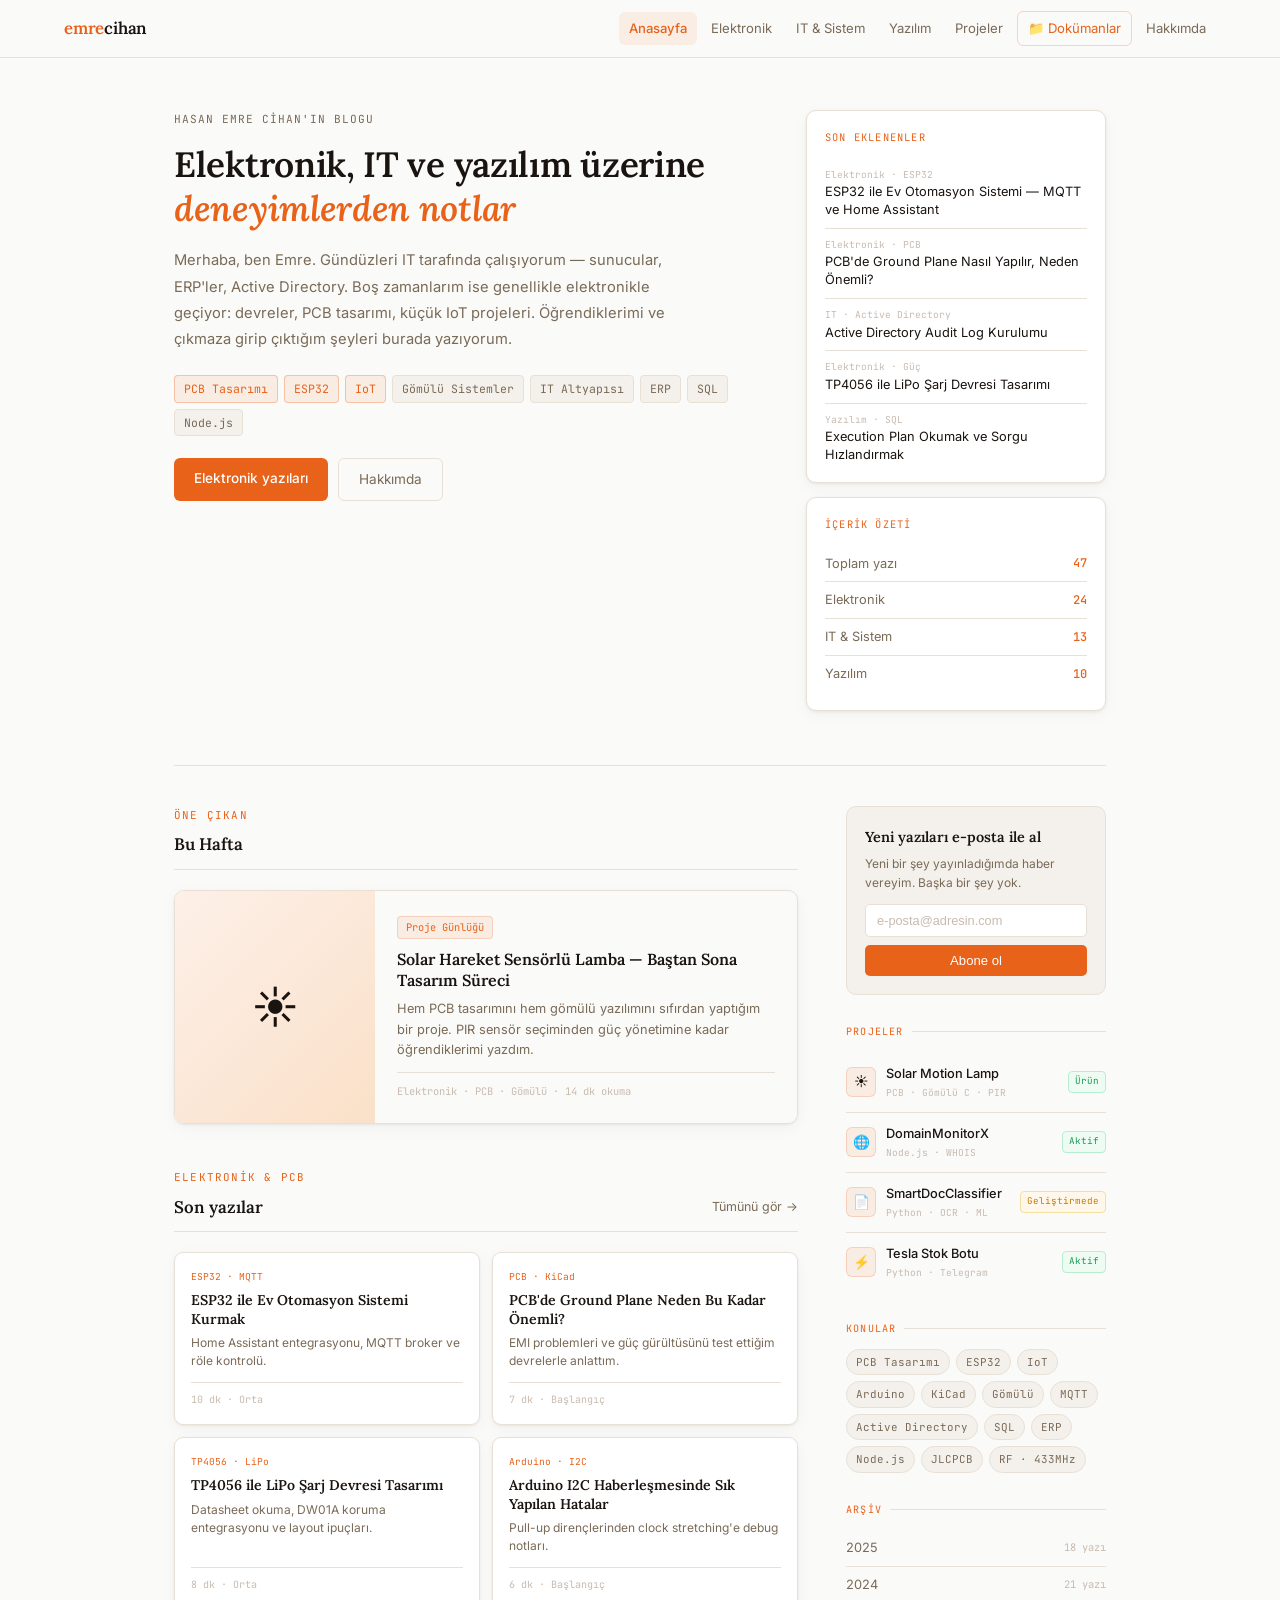
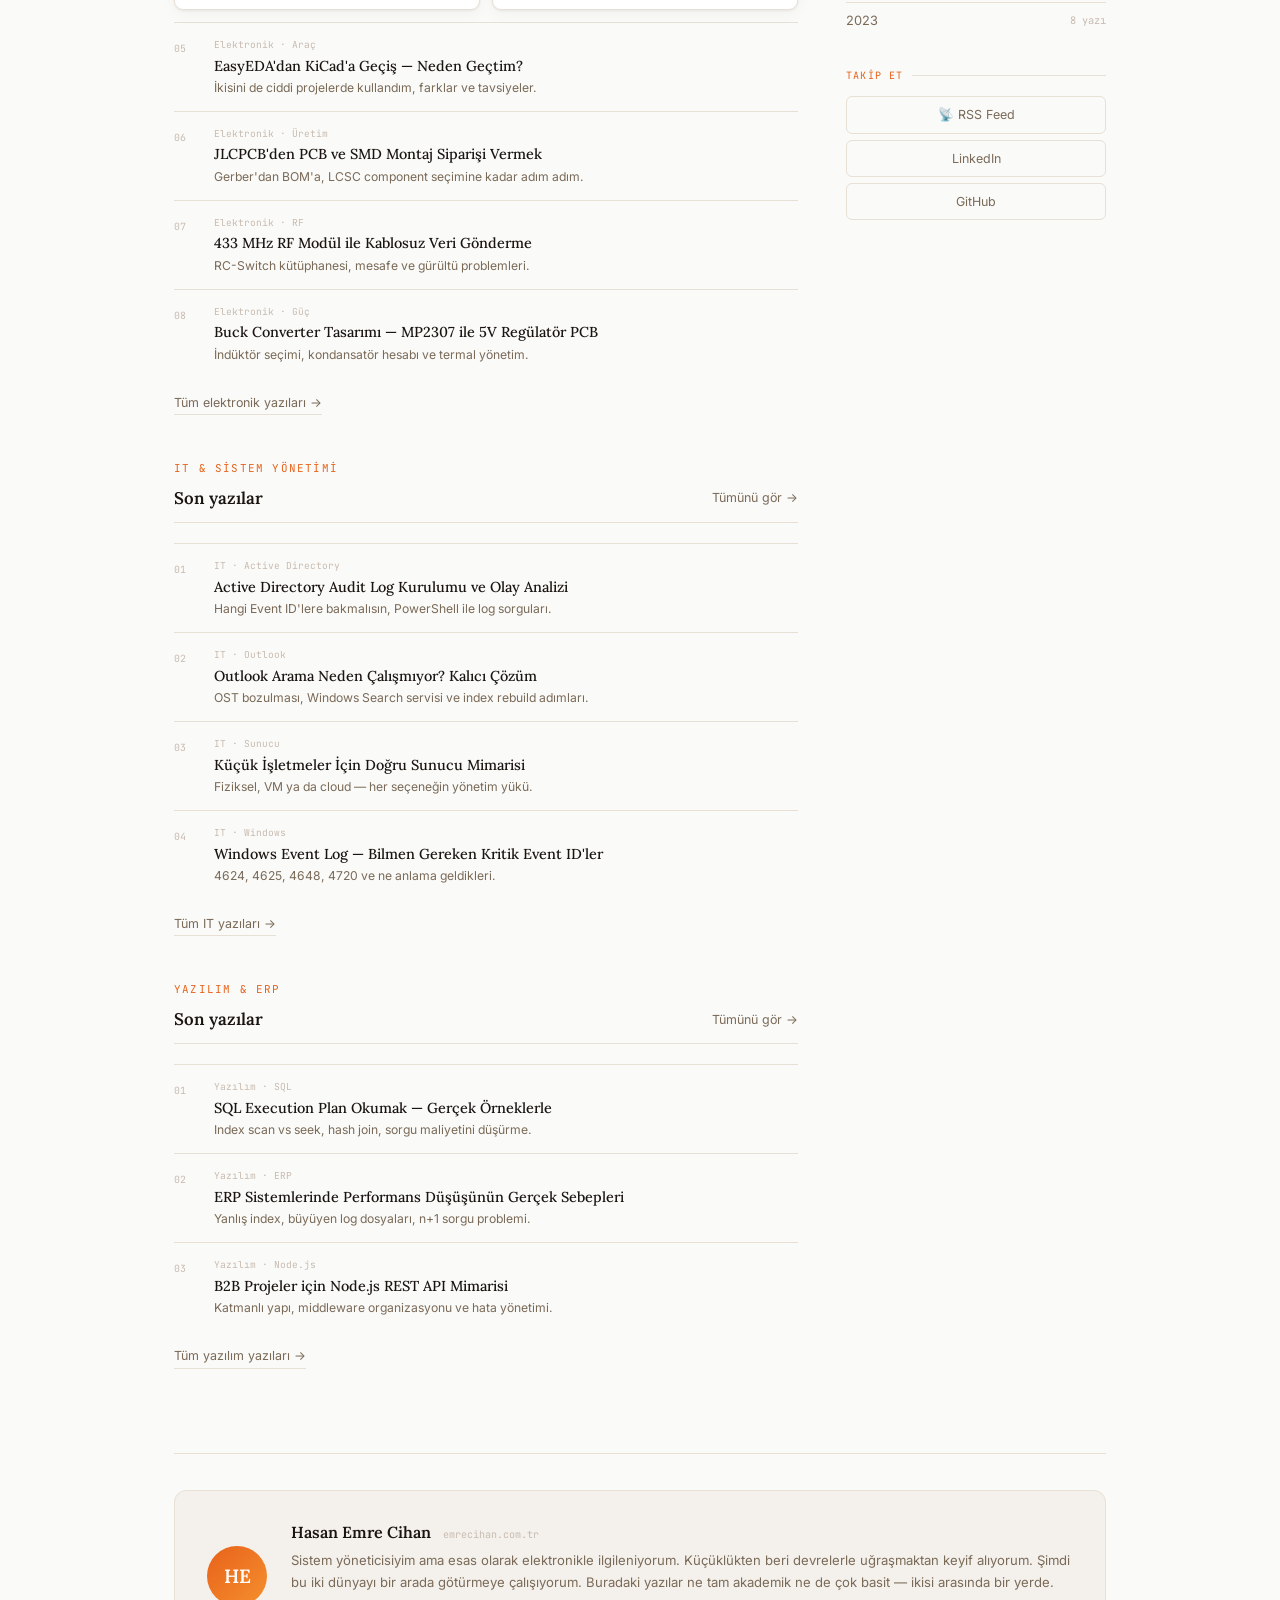
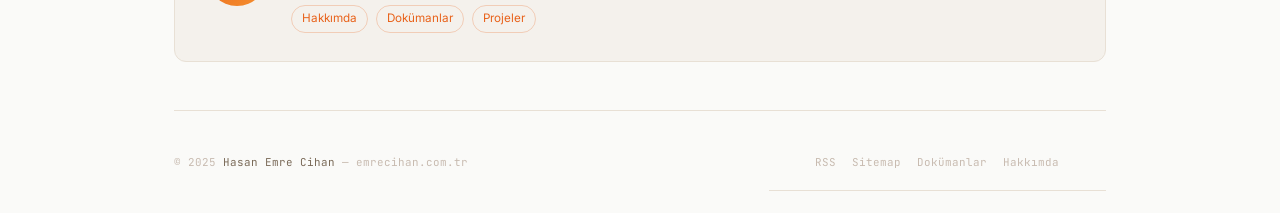
<file: index.html>
<!DOCTYPE html>
<html lang="tr">
<head>
  <meta charset="UTF-8"/>
  <meta name="viewport" content="width=device-width, initial-scale=1.0"/>
  <title>Hasan Emre Cihan – Elektronik, IT ve Yazılım Üzerine Notlar</title>
  <meta name="description" content="Hasan Emre Cihan'ın kişisel blogu. PCB tasarımı, gömülü sistemler, IoT, IT altyapısı ve ERP üzerine teknik yazılar."/>
  <meta name="keywords" content="Hasan Emre Cihan, Emre Cihan, emrecihan, PCB tasarımı, ESP32, IoT, gömülü sistemler, IT sistem yönetimi, Active Directory, ERP, SQL"/>
  <meta name="author" content="Hasan Emre Cihan"/>
  <meta name="robots" content="index, follow"/>
  <link rel="canonical" href="https://emrecihan.com.tr"/>
  <script type="application/ld+json">{"@context":"https://schema.org","@type":"Person","name":"Hasan Emre Cihan","alternateName":["Emre Cihan","emrecihan"],"url":"https://emrecihan.com.tr","jobTitle":"Elektronik & Yazılım Geliştiricisi","knowsAbout":["PCB Tasarımı","Gömülü Sistemler","IoT","Arduino","ESP32","IT Sistem Yönetimi","Active Directory","ERP","SQL","Node.js"],"sameAs":["https://linkedin.com/in/hasanemrecihan","https://github.com/hasanemrecihan"]}</script>
  <script type="application/ld+json">{"@context":"https://schema.org","@type":"Blog","name":"emrecihan.com.tr","url":"https://emrecihan.com.tr","inLanguage":"tr","author":{"@type":"Person","name":"Hasan Emre Cihan"}}</script>
  <link rel="preconnect" href="https://fonts.googleapis.com">
  <link href="https://fonts.googleapis.com/css2?family=Lora:ital,wght@0,400;0,500;0,600;1,400&family=JetBrains+Mono:wght@400;500&family=Inter:wght@400;500&display=swap" rel="stylesheet">
  <style>
    :root{--bg:#FAFAF8;--bg2:#F4F1EC;--surf:#FFF;--acc:#E8621A;--acc2:#F5902E;--dim:rgba(232,98,26,.09);--txt:#1A1410;--muted:#7A6A58;--faint:#C8BBB0;--bord:#E8E0D5;--card:#FFF;--sh:0 1px 3px rgba(0,0,0,.07),0 4px 16px rgba(0,0,0,.04)}
    *,*::before,*::after{box-sizing:border-box;margin:0;padding:0}
    html{scroll-behavior:smooth}
    body{background:var(--bg);color:var(--txt);font-family:'Inter',sans-serif;font-size:15px;line-height:1.7;overflow-x:hidden}

    /* NAV */
    nav{position:sticky;top:0;z-index:100;background:rgba(250,250,248,.95);backdrop-filter:blur(12px);border-bottom:1px solid var(--bord);display:flex;align-items:center;justify-content:space-between;padding:0 clamp(16px,5%,72px);height:58px}
    .nav-brand{font-family:'Lora',serif;font-weight:600;font-size:1.05rem;color:var(--txt);text-decoration:none;letter-spacing:-.2px}
    .nav-brand span{color:var(--acc)}
    .nav-links{display:flex;align-items:center;gap:4px}
    .nav-links a{color:var(--muted);text-decoration:none;font-size:.82rem;font-family:'Inter',sans-serif;padding:5px 10px;border-radius:6px;transition:all .18s}
    .nav-links a:hover{color:var(--txt);background:var(--bg2)}
    .nav-links a.active{color:var(--acc);background:var(--dim);font-weight:500}
    .nav-links .nav-docs{color:var(--acc);border:1px solid rgba(232,98,26,.25)}
    .nav-links .nav-docs:hover{background:var(--dim)}
    .nav-mobile{display:none;background:none;border:none;cursor:pointer;padding:6px;font-size:1.1rem;color:var(--muted)}
    @media(max-width:640px){.nav-links{display:none}.nav-mobile{display:block}}

    /* LAYOUT */
    .wrap{max-width:1060px;margin:0 auto;padding:0 clamp(16px,5%,72px)}

    /* HERO */
    .hero{padding:52px 0 40px;border-bottom:1px solid var(--bord)}
    .hero-inner{display:grid;grid-template-columns:1fr 300px;gap:48px;align-items:start}
    @media(max-width:820px){.hero-inner{grid-template-columns:1fr}}
    .hero-label{font-family:'JetBrains Mono',monospace;font-size:.7rem;color:var(--muted);letter-spacing:1px;text-transform:uppercase;margin-bottom:14px}
    .hero h1{font-family:'Lora',serif;font-weight:600;font-size:clamp(1.6rem,3vw,2.2rem);line-height:1.25;letter-spacing:-.3px;color:var(--txt);margin-bottom:16px}
    .hero h1 em{font-style:italic;color:var(--acc)}
    .hero-bio{font-size:.92rem;color:var(--muted);line-height:1.8;margin-bottom:22px;max-width:500px}
    .hero-tags{display:flex;flex-wrap:wrap;gap:6px;margin-bottom:22px}
    .htag{font-size:.72rem;font-family:'JetBrains Mono',monospace;padding:3px 9px;border-radius:4px;border:1px solid var(--bord);color:var(--muted);background:var(--bg2)}
    .htag.hi{border-color:rgba(232,98,26,.3);color:var(--acc);background:var(--dim)}
    .hero-btns{display:flex;gap:10px;flex-wrap:wrap}
    .btn-primary{background:var(--acc);color:#fff;padding:9px 20px;border-radius:6px;text-decoration:none;font-size:.85rem;font-weight:500;transition:all .18s}
    .btn-primary:hover{background:var(--acc2);box-shadow:0 4px 14px rgba(232,98,26,.3)}
    .btn-ghost{border:1px solid var(--bord);color:var(--muted);padding:9px 20px;border-radius:6px;text-decoration:none;font-size:.85rem;transition:all .18s}
    .btn-ghost:hover{border-color:var(--acc);color:var(--acc)}

    /* HERO ASIDE */
    .hero-aside{}
    .aside-box{background:var(--card);border:1px solid var(--bord);border-radius:10px;padding:18px;box-shadow:var(--sh);margin-bottom:14px}
    .aside-title{font-family:'JetBrains Mono',monospace;font-size:.65rem;color:var(--acc);text-transform:uppercase;letter-spacing:1.2px;margin-bottom:12px}
    .aside-post{display:block;padding:9px 0;border-bottom:1px solid var(--bord);text-decoration:none;color:var(--txt);font-size:.8rem;line-height:1.4;transition:color .15s}
    .aside-post:last-child{border-bottom:none;padding-bottom:0}
    .aside-post:hover{color:var(--acc)}
    .aside-post-cat{display:block;font-family:'JetBrains Mono',monospace;font-size:.6rem;color:var(--faint);margin-bottom:2px}
    .aside-stat{display:flex;justify-content:space-between;align-items:center;padding:7px 0;border-bottom:1px solid var(--bord);font-size:.8rem;color:var(--muted)}
    .aside-stat:last-child{border-bottom:none}
    .aside-stat strong{font-family:'JetBrains Mono',monospace;font-size:.75rem;color:var(--acc);font-weight:500}

    /* MAIN GRID */
    .main-grid{display:grid;grid-template-columns:1fr 260px;gap:48px;padding:40px 0}
    @media(max-width:820px){.main-grid{grid-template-columns:1fr}.sidebar{display:none}}

    /* SECTION */
    .sec-label{font-family:'JetBrains Mono',monospace;font-size:.68rem;color:var(--acc);text-transform:uppercase;letter-spacing:1.2px;margin-bottom:6px}
    .sec-head{display:flex;align-items:center;justify-content:space-between;padding-bottom:10px;border-bottom:1px solid var(--bord);margin-bottom:20px}
    .sec-head h2{font-family:'Lora',serif;font-weight:600;font-size:1.05rem;color:var(--txt)}
    .sec-head a{font-size:.78rem;color:var(--muted);text-decoration:none;transition:color .15s}
    .sec-head a:hover{color:var(--acc)}
    .cat-block{margin-bottom:44px}

    /* FEATURED */
    .featured{display:grid;grid-template-columns:200px 1fr;gap:0;border:1px solid var(--bord);border-radius:10px;overflow:hidden;text-decoration:none;color:var(--txt);margin-bottom:28px;box-shadow:var(--sh);transition:all .2s}
    .featured:hover{border-color:rgba(232,98,26,.35);box-shadow:0 4px 20px rgba(0,0,0,.1)}
    .feat-thumb{background:linear-gradient(135deg,#FDF0E8,#FAE0C8);display:flex;align-items:center;justify-content:center;font-size:2.8rem}
    .feat-body{padding:22px}
    .feat-badge{display:inline-block;font-size:.65rem;font-family:'JetBrains Mono',monospace;color:var(--acc);background:var(--dim);border:1px solid rgba(232,98,26,.2);padding:2px 8px;border-radius:4px;margin-bottom:10px}
    .feat-body h3{font-family:'Lora',serif;font-weight:600;font-size:1rem;line-height:1.3;margin-bottom:8px}
    .feat-body p{font-size:.8rem;color:var(--muted);line-height:1.6}
    .feat-meta{font-family:'JetBrains Mono',monospace;font-size:.65rem;color:var(--faint);margin-top:12px;padding-top:10px;border-top:1px solid var(--bord)}
    @media(max-width:600px){.featured{grid-template-columns:1fr}.feat-thumb{min-height:120px}}

    /* CARD GRID */
    .card-grid{display:grid;grid-template-columns:1fr 1fr;gap:12px;margin-bottom:12px}
    @media(max-width:600px){.card-grid{grid-template-columns:1fr}}
    .card{background:var(--card);border:1px solid var(--bord);border-radius:9px;padding:16px;text-decoration:none;color:var(--txt);box-shadow:var(--sh);transition:all .18s;display:flex;flex-direction:column;gap:6px}
    .card:hover{border-color:rgba(232,98,26,.3);box-shadow:0 4px 18px rgba(0,0,0,.09);transform:translateY(-1px)}
    .card-tag{font-family:'JetBrains Mono',monospace;font-size:.6rem;color:var(--acc)}
    .card-title{font-family:'Lora',serif;font-weight:600;font-size:.88rem;line-height:1.3}
    .card-desc{font-size:.75rem;color:var(--muted);line-height:1.5;flex:1}
    .card-read{font-family:'JetBrains Mono',monospace;font-size:.63rem;color:var(--faint);margin-top:6px;padding-top:8px;border-top:1px solid var(--bord)}

    /* POST LIST */
    .post-list{border-top:1px solid var(--bord)}
    .post-row{display:grid;grid-template-columns:28px 1fr 16px;gap:12px;align-items:start;padding:14px 0;border-bottom:1px solid var(--bord);text-decoration:none;color:var(--txt);transition:all .15s}
    .post-row:last-child{border-bottom:none}
    .post-row:hover .pr-title{color:var(--acc)}
    .post-row:hover .pr-arr{opacity:1;transform:translateX(0)}
    .pr-n{font-family:'JetBrains Mono',monospace;font-size:.62rem;color:var(--faint);padding-top:4px}
    .pr-cat{font-family:'JetBrains Mono',monospace;font-size:.6rem;color:var(--faint);margin-bottom:3px}
    .pr-title{font-family:'Lora',serif;font-weight:500;font-size:.9rem;line-height:1.35;margin-bottom:3px;transition:color .15s}
    .pr-excerpt{font-size:.76rem;color:var(--muted);line-height:1.5}
    .pr-arr{font-size:.75rem;color:var(--acc);opacity:0;transform:translateX(-4px);transition:all .15s;padding-top:4px}

    /* MORE LINK */
    .more-link{display:inline-block;margin-top:14px;font-size:.78rem;color:var(--muted);text-decoration:none;border-bottom:1px solid var(--bord);padding-bottom:1px;transition:all .15s}
    .more-link:hover{color:var(--acc);border-color:var(--acc)}

    /* SIDEBAR */
    .sidebar{}
    .sb-section{margin-bottom:28px}
    .sb-title{font-family:'JetBrains Mono',monospace;font-size:.63rem;color:var(--acc);text-transform:uppercase;letter-spacing:1.2px;margin-bottom:12px;display:flex;align-items:center;gap:8px}
    .sb-title::after{content:'';flex:1;height:1px;background:var(--bord)}

    /* Newsletter */
    .nl-box{background:var(--bg2);border:1px solid var(--bord);border-radius:10px;padding:18px}
    .nl-box h3{font-family:'Lora',serif;font-weight:600;font-size:.9rem;margin-bottom:6px}
    .nl-box p{font-size:.75rem;color:var(--muted);line-height:1.55;margin-bottom:12px}
    .nl-box input{width:100%;background:#fff;border:1px solid var(--bord);border-radius:5px;padding:8px 11px;font-size:.8rem;color:var(--txt);outline:none;margin-bottom:8px;transition:border .15s}
    .nl-box input:focus{border-color:var(--acc)}
    .nl-box input::placeholder{color:var(--faint)}
    .nl-box button{width:100%;background:var(--acc);color:#fff;border:none;padding:8px;border-radius:5px;font-size:.82rem;font-weight:500;cursor:pointer;transition:background .15s}
    .nl-box button:hover{background:var(--acc2)}

    /* Tags */
    .tag-cloud{display:flex;flex-wrap:wrap;gap:6px}
    .tag{font-size:.68rem;font-family:'JetBrains Mono',monospace;padding:3px 9px;border-radius:100px;border:1px solid var(--bord);color:var(--muted);text-decoration:none;background:var(--bg2);transition:all .15s}
    .tag:hover{border-color:var(--acc);color:var(--acc);background:var(--dim)}

    /* Projects */
    .proj-item{display:flex;align-items:center;gap:10px;padding:10px 0;border-bottom:1px solid var(--bord);text-decoration:none;color:var(--txt);transition:color .15s}
    .proj-item:last-child{border-bottom:none}
    .proj-item:hover{color:var(--acc)}
    .proj-icon{width:30px;height:30px;border-radius:6px;background:var(--dim);border:1px solid rgba(232,98,26,.2);display:flex;align-items:center;justify-content:center;font-size:.85rem;flex-shrink:0}
    .proj-name{font-size:.8rem;font-weight:500;margin-bottom:1px}
    .proj-tech{font-family:'JetBrains Mono',monospace;font-size:.6rem;color:var(--faint)}
    .proj-status{margin-left:auto;font-family:'JetBrains Mono',monospace;font-size:.58rem;padding:2px 6px;border-radius:4px;flex-shrink:0}
    .s-live{background:#EDFBF3;color:#1A9C52;border:1px solid #B8EDD1}
    .s-wip{background:#FFF8EA;color:#C47A00;border:1px solid #F5DFA0}

    /* Archive */
    .arch-row{display:flex;justify-content:space-between;align-items:center;padding:7px 0;border-bottom:1px solid var(--bord);font-size:.8rem}
    .arch-row:last-child{border-bottom:none}
    .arch-row a{color:var(--muted);text-decoration:none;transition:color .15s}
    .arch-row a:hover{color:var(--acc)}
    .arch-n{font-family:'JetBrains Mono',monospace;font-size:.65rem;color:var(--faint)}

    /* ABOUT */
    .about-strip{border-top:1px solid var(--bord);padding:36px 0 48px}
    .about-inner{background:var(--bg2);border:1px solid var(--bord);border-radius:12px;padding:28px 32px;display:grid;grid-template-columns:auto 1fr;gap:24px;align-items:center}
    @media(max-width:600px){.about-inner{grid-template-columns:1fr;text-align:center}}
    .about-av{width:60px;height:60px;border-radius:50%;background:linear-gradient(135deg,var(--acc),var(--acc2));display:flex;align-items:center;justify-content:center;font-family:'Lora',serif;font-weight:600;font-size:1.2rem;color:#fff;flex-shrink:0}
    .about-text h2{font-family:'Lora',serif;font-weight:600;font-size:1rem;margin-bottom:3px}
    .about-text h2 small{font-family:'JetBrains Mono',monospace;font-size:.63rem;color:var(--faint);font-weight:400;margin-left:8px}
    .about-text p{font-size:.82rem;color:var(--muted);line-height:1.7;margin-bottom:12px}
    .about-links{display:flex;gap:8px;flex-wrap:wrap}
    .about-link{font-size:.73rem;color:var(--acc);text-decoration:none;border:1px solid rgba(232,98,26,.25);padding:3px 10px;border-radius:100px;transition:all .15s}
    .about-link:hover{background:var(--dim)}

    /* FOOTER */
    footer{border-top:1px solid var(--bord);padding:22px 0;display:flex;align-items:center;justify-content:space-between;flex-wrap:wrap;gap:10px}
    footer p{font-family:'JetBrains Mono',monospace;font-size:.68rem;color:var(--faint)}
    footer p a{color:var(--muted);text-decoration:none}
    footer p a:hover{color:var(--acc)}
    .foot-links{display:flex;gap:16px}
    .foot-links a{font-family:'JetBrains Mono',monospace;font-size:.68rem;color:var(--faint);text-decoration:none;transition:color .15s}
    .foot-links a:hover{color:var(--acc)}

    @keyframes fadeUp{from{opacity:0;transform:translateY(12px)}to{opacity:1;transform:translateY(0)}}
    .f1{animation:fadeUp .5s .05s ease both}
    .f2{animation:fadeUp .5s .12s ease both}
    .f3{animation:fadeUp .5s .2s ease both}
  </style>
</head>
<body>

<!-- NAV -->
<nav role="navigation" aria-label="Ana menü">
  <a href="index.html" class="nav-brand"><span>emre</span>cihan</a>
  <div class="nav-links">
    <a href="index.html" class="active">Anasayfa</a>
    <a href="elektronik.html">Elektronik</a>
    <a href="it-sistem.html">IT & Sistem</a>
    <a href="yazilim.html">Yazılım</a>
    <a href="projeler.html">Projeler</a>
    <a href="dokumanlar.html" class="nav-docs">📁 Dokümanlar</a>
    <a href="hakkimda.html">Hakkımda</a>
  </div>
  <button class="nav-mobile" onclick="toggleMenu()" aria-label="Menü">☰</button>
</nav>

<div class="wrap">

  <!-- HERO -->
  <header class="hero" role="banner">
    <div class="hero-inner">
      <div>
        <div class="hero-label f1">Hasan Emre Cihan'ın blogu</div>
        <h1 class="f2">Elektronik, IT ve yazılım üzerine<br><em>deneyimlerden notlar</em></h1>
        <p class="hero-bio f2">Merhaba, ben Emre. Gündüzleri IT tarafında çalışıyorum — sunucular, ERP'ler, Active Directory. Boş zamanlarım ise genellikle elektronikle geçiyor: devreler, PCB tasarımı, küçük IoT projeleri. Öğrendiklerimi ve çıkmaza girip çıktığım şeyleri burada yazıyorum.</p>
        <div class="hero-tags f3">
          <span class="htag hi">PCB Tasarımı</span>
          <span class="htag hi">ESP32</span>
          <span class="htag hi">IoT</span>
          <span class="htag">Gömülü Sistemler</span>
          <span class="htag">IT Altyapısı</span>
          <span class="htag">ERP</span>
          <span class="htag">SQL</span>
          <span class="htag">Node.js</span>
        </div>
        <div class="hero-btns f3">
          <a href="elektronik.html" class="btn-primary">Elektronik yazıları</a>
          <a href="hakkimda.html" class="btn-ghost">Hakkımda</a>
        </div>
      </div>
      <aside aria-label="Son yazılar">
        <div class="aside-box">
          <div class="aside-title">Son eklenenler</div>
          <a href="#" class="aside-post"><span class="aside-post-cat">Elektronik · ESP32</span>ESP32 ile Ev Otomasyon Sistemi — MQTT ve Home Assistant</a>
          <a href="#" class="aside-post"><span class="aside-post-cat">Elektronik · PCB</span>PCB'de Ground Plane Nasıl Yapılır, Neden Önemli?</a>
          <a href="#" class="aside-post"><span class="aside-post-cat">IT · Active Directory</span>Active Directory Audit Log Kurulumu</a>
          <a href="#" class="aside-post"><span class="aside-post-cat">Elektronik · Güç</span>TP4056 ile LiPo Şarj Devresi Tasarımı</a>
          <a href="#" class="aside-post"><span class="aside-post-cat">Yazılım · SQL</span>Execution Plan Okumak ve Sorgu Hızlandırmak</a>
        </div>
        <div class="aside-box">
          <div class="aside-title">İçerik özeti</div>
          <div class="aside-stat"><span>Toplam yazı</span><strong>47</strong></div>
          <div class="aside-stat"><span>Elektronik</span><strong>24</strong></div>
          <div class="aside-stat"><span>IT & Sistem</span><strong>13</strong></div>
          <div class="aside-stat"><span>Yazılım</span><strong>10</strong></div>
        </div>
      </aside>
    </div>
  </header>

  <!-- MAIN -->
  <div class="main-grid">
    <main role="main">

      <!-- ÖNE ÇIKAN -->
      <div class="cat-block">
        <div class="sec-label">Öne çıkan</div>
        <div class="sec-head"><h2>Bu Hafta</h2></div>
        <a href="#" class="featured">
          <div class="feat-thumb">☀️</div>
          <div class="feat-body">
            <span class="feat-badge">Proje Günlüğü</span>
            <h3>Solar Hareket Sensörlü Lamba — Baştan Sona Tasarım Süreci</h3>
            <p>Hem PCB tasarımını hem gömülü yazılımını sıfırdan yaptığım bir proje. PIR sensör seçiminden güç yönetimine kadar öğrendiklerimi yazdım.</p>
            <div class="feat-meta">Elektronik · PCB · Gömülü · 14 dk okuma</div>
          </div>
        </a>
      </div>

      <!-- ELEKTRONİK -->
      <div class="cat-block">
        <div class="sec-label">Elektronik & PCB</div>
        <div class="sec-head"><h2>Son yazılar</h2><a href="elektronik.html">Tümünü gör →</a></div>
        <div class="card-grid">
          <a href="#" class="card"><span class="card-tag">ESP32 · MQTT</span><div class="card-title">ESP32 ile Ev Otomasyon Sistemi Kurmak</div><div class="card-desc">Home Assistant entegrasyonu, MQTT broker ve röle kontrolü.</div><div class="card-read">10 dk · Orta</div></a>
          <a href="#" class="card"><span class="card-tag">PCB · KiCad</span><div class="card-title">PCB'de Ground Plane Neden Bu Kadar Önemli?</div><div class="card-desc">EMI problemleri ve güç gürültüsünü test ettiğim devrelerle anlattım.</div><div class="card-read">7 dk · Başlangıç</div></a>
          <a href="#" class="card"><span class="card-tag">TP4056 · LiPo</span><div class="card-title">TP4056 ile LiPo Şarj Devresi Tasarımı</div><div class="card-desc">Datasheet okuma, DW01A koruma entegrasyonu ve layout ipuçları.</div><div class="card-read">8 dk · Orta</div></a>
          <a href="#" class="card"><span class="card-tag">Arduino · I2C</span><div class="card-title">Arduino I2C Haberleşmesinde Sık Yapılan Hatalar</div><div class="card-desc">Pull-up dirençlerinden clock stretching'e debug notları.</div><div class="card-read">6 dk · Başlangıç</div></a>
        </div>
        <div class="post-list">
          <a href="#" class="post-row"><span class="pr-n">05</span><div><div class="pr-cat">Elektronik · Araç</div><div class="pr-title">EasyEDA'dan KiCad'a Geçiş — Neden Geçtim?</div><div class="pr-excerpt">İkisini de ciddi projelerde kullandım, farklar ve tavsiyeler.</div></div><span class="pr-arr">→</span></a>
          <a href="#" class="post-row"><span class="pr-n">06</span><div><div class="pr-cat">Elektronik · Üretim</div><div class="pr-title">JLCPCB'den PCB ve SMD Montaj Siparişi Vermek</div><div class="pr-excerpt">Gerber'dan BOM'a, LCSC component seçimine kadar adım adım.</div></div><span class="pr-arr">→</span></a>
          <a href="#" class="post-row"><span class="pr-n">07</span><div><div class="pr-cat">Elektronik · RF</div><div class="pr-title">433 MHz RF Modül ile Kablosuz Veri Gönderme</div><div class="pr-excerpt">RC-Switch kütüphanesi, mesafe ve gürültü problemleri.</div></div><span class="pr-arr">→</span></a>
          <a href="#" class="post-row"><span class="pr-n">08</span><div><div class="pr-cat">Elektronik · Güç</div><div class="pr-title">Buck Converter Tasarımı — MP2307 ile 5V Regülatör PCB</div><div class="pr-excerpt">İndüktör seçimi, kondansatör hesabı ve termal yönetim.</div></div><span class="pr-arr">→</span></a>
        </div>
        <a href="elektronik.html" class="more-link">Tüm elektronik yazıları →</a>
      </div>

      <!-- IT -->
      <div class="cat-block">
        <div class="sec-label">IT & Sistem Yönetimi</div>
        <div class="sec-head"><h2>Son yazılar</h2><a href="it-sistem.html">Tümünü gör →</a></div>
        <div class="post-list">
          <a href="#" class="post-row"><span class="pr-n">01</span><div><div class="pr-cat">IT · Active Directory</div><div class="pr-title">Active Directory Audit Log Kurulumu ve Olay Analizi</div><div class="pr-excerpt">Hangi Event ID'lere bakmalısın, PowerShell ile log sorguları.</div></div><span class="pr-arr">→</span></a>
          <a href="#" class="post-row"><span class="pr-n">02</span><div><div class="pr-cat">IT · Outlook</div><div class="pr-title">Outlook Arama Neden Çalışmıyor? Kalıcı Çözüm</div><div class="pr-excerpt">OST bozulması, Windows Search servisi ve index rebuild adımları.</div></div><span class="pr-arr">→</span></a>
          <a href="#" class="post-row"><span class="pr-n">03</span><div><div class="pr-cat">IT · Sunucu</div><div class="pr-title">Küçük İşletmeler İçin Doğru Sunucu Mimarisi</div><div class="pr-excerpt">Fiziksel, VM ya da cloud — her seçeneğin yönetim yükü.</div></div><span class="pr-arr">→</span></a>
          <a href="#" class="post-row"><span class="pr-n">04</span><div><div class="pr-cat">IT · Windows</div><div class="pr-title">Windows Event Log — Bilmen Gereken Kritik Event ID'ler</div><div class="pr-excerpt">4624, 4625, 4648, 4720 ve ne anlama geldikleri.</div></div><span class="pr-arr">→</span></a>
        </div>
        <a href="it-sistem.html" class="more-link">Tüm IT yazıları →</a>
      </div>

      <!-- YAZILIM -->
      <div class="cat-block">
        <div class="sec-label">Yazılım & ERP</div>
        <div class="sec-head"><h2>Son yazılar</h2><a href="yazilim.html">Tümünü gör →</a></div>
        <div class="post-list">
          <a href="#" class="post-row"><span class="pr-n">01</span><div><div class="pr-cat">Yazılım · SQL</div><div class="pr-title">SQL Execution Plan Okumak — Gerçek Örneklerle</div><div class="pr-excerpt">Index scan vs seek, hash join, sorgu maliyetini düşürme.</div></div><span class="pr-arr">→</span></a>
          <a href="#" class="post-row"><span class="pr-n">02</span><div><div class="pr-cat">Yazılım · ERP</div><div class="pr-title">ERP Sistemlerinde Performans Düşüşünün Gerçek Sebepleri</div><div class="pr-excerpt">Yanlış index, büyüyen log dosyaları, n+1 sorgu problemi.</div></div><span class="pr-arr">→</span></a>
          <a href="#" class="post-row"><span class="pr-n">03</span><div><div class="pr-cat">Yazılım · Node.js</div><div class="pr-title">B2B Projeler için Node.js REST API Mimarisi</div><div class="pr-excerpt">Katmanlı yapı, middleware organizasyonu ve hata yönetimi.</div></div><span class="pr-arr">→</span></a>
        </div>
        <a href="yazilim.html" class="more-link">Tüm yazılım yazıları →</a>
      </div>

    </main>

    <!-- SIDEBAR -->
    <aside class="sidebar" aria-label="Yan panel">
      <div class="sb-section">
        <div class="nl-box">
          <h3>Yeni yazıları e-posta ile al</h3>
          <p>Yeni bir şey yayınladığımda haber vereyim. Başka bir şey yok.</p>
          <form onsubmit="handleSub(event)">
            <input type="email" placeholder="e-posta@adresin.com" required autocomplete="email"/>
            <button type="submit" id="nl-btn">Abone ol</button>
          </form>
        </div>
      </div>
      <div class="sb-section">
        <div class="sb-title">Projeler</div>
        <a href="projeler.html" class="proj-item"><div class="proj-icon">☀️</div><div><div class="proj-name">Solar Motion Lamp</div><div class="proj-tech">PCB · Gömülü C · PIR</div></div><span class="proj-status s-live">Ürün</span></a>
        <a href="projeler.html" class="proj-item"><div class="proj-icon">🌐</div><div><div class="proj-name">DomainMonitorX</div><div class="proj-tech">Node.js · WHOIS</div></div><span class="proj-status s-live">Aktif</span></a>
        <a href="projeler.html" class="proj-item"><div class="proj-icon">📄</div><div><div class="proj-name">SmartDocClassifier</div><div class="proj-tech">Python · OCR · ML</div></div><span class="proj-status s-wip">Geliştirmede</span></a>
        <a href="projeler.html" class="proj-item"><div class="proj-icon">⚡</div><div><div class="proj-name">Tesla Stok Botu</div><div class="proj-tech">Python · Telegram</div></div><span class="proj-status s-live">Aktif</span></a>
      </div>
      <div class="sb-section">
        <div class="sb-title">Konular</div>
        <div class="tag-cloud">
          <a href="elektronik.html" class="tag">PCB Tasarımı</a>
          <a href="elektronik.html" class="tag">ESP32</a>
          <a href="elektronik.html" class="tag">IoT</a>
          <a href="elektronik.html" class="tag">Arduino</a>
          <a href="elektronik.html" class="tag">KiCad</a>
          <a href="elektronik.html" class="tag">Gömülü</a>
          <a href="elektronik.html" class="tag">MQTT</a>
          <a href="it-sistem.html" class="tag">Active Directory</a>
          <a href="yazilim.html" class="tag">SQL</a>
          <a href="yazilim.html" class="tag">ERP</a>
          <a href="yazilim.html" class="tag">Node.js</a>
          <a href="elektronik.html" class="tag">JLCPCB</a>
          <a href="elektronik.html" class="tag">RF · 433MHz</a>
        </div>
      </div>
      <div class="sb-section">
        <div class="sb-title">Arşiv</div>
        <div class="arch-row"><a href="#">2025</a><span class="arch-n">18 yazı</span></div>
        <div class="arch-row"><a href="#">2024</a><span class="arch-n">21 yazı</span></div>
        <div class="arch-row"><a href="#">2023</a><span class="arch-n">8 yazı</span></div>
      </div>
      <div class="sb-section">
        <div class="sb-title">Takip et</div>
        <a href="/rss.xml" class="btn-ghost" style="display:block;text-align:center;margin-bottom:6px;font-size:.78rem;padding:7px">📡 RSS Feed</a>
        <a href="https://linkedin.com/in/hasanemrecihan" rel="noopener" class="btn-ghost" style="display:block;text-align:center;margin-bottom:6px;font-size:.78rem;padding:7px">LinkedIn</a>
        <a href="https://github.com/hasanemrecihan" rel="noopener" class="btn-ghost" style="display:block;text-align:center;font-size:.78rem;padding:7px">GitHub</a>
      </div>
    </aside>
  </div>

  <!-- ABOUT -->
  <section class="about-strip" aria-labelledby="about-h">
    <div class="about-inner">
      <div class="about-av">HE</div>
      <div class="about-text">
        <h2 id="about-h">Hasan Emre Cihan <small>emrecihan.com.tr</small></h2>
        <p>Sistem yöneticisiyim ama esas olarak elektronikle ilgileniyorum. Küçüklükten beri devrelerle uğraşmaktan keyif alıyorum. Şimdi bu iki dünyayı bir arada götürmeye çalışıyorum. Buradaki yazılar ne tam akademik ne de çok basit — ikisi arasında bir yerde.</p>
        <div class="about-links">
          <a href="hakkimda.html" class="about-link">Hakkımda</a>
          <a href="dokumanlar.html" class="about-link">Dokümanlar</a>
          <a href="projeler.html" class="about-link">Projeler</a>
        </div>
      </div>
    </div>
  </section>

  <footer role="contentinfo">
    <p>© 2025 <a href="index.html">Hasan Emre Cihan</a> — emrecihan.com.tr</p>
    <nav class="foot-links">
      <a href="/rss.xml">RSS</a>
      <a href="/sitemap.xml">Sitemap</a>
      <a href="dokumanlar.html">Dokümanlar</a>
      <a href="hakkimda.html">Hakkımda</a>
    </nav>
  </footer>

</div><!-- /wrap -->

<script>
  function handleSub(e){e.preventDefault();const b=document.getElementById('nl-btn');b.textContent='✓ Tamam!';b.style.background='var(--acc2)';setTimeout(()=>{b.textContent='Abone ol';b.style.background='';e.target.reset()},3000)}
  function toggleMenu(){const nl=document.querySelector('.nav-links');nl.style.display=nl.style.display==='flex'?'none':'flex'}
  const io=new IntersectionObserver(e=>{e.forEach(x=>{if(x.isIntersecting){x.target.style.opacity='1';x.target.style.transform='translateY(0)';io.unobserve(x.target)}})},{threshold:.08});
  document.querySelectorAll('.card,.post-row,.proj-item,.featured').forEach(el=>{el.style.opacity='0';el.style.transform='translateY(10px)';el.style.transition='opacity .4s ease,transform .4s ease,border-color .15s,box-shadow .15s';io.observe(el)});
</script>
</body>
</html>
</file>
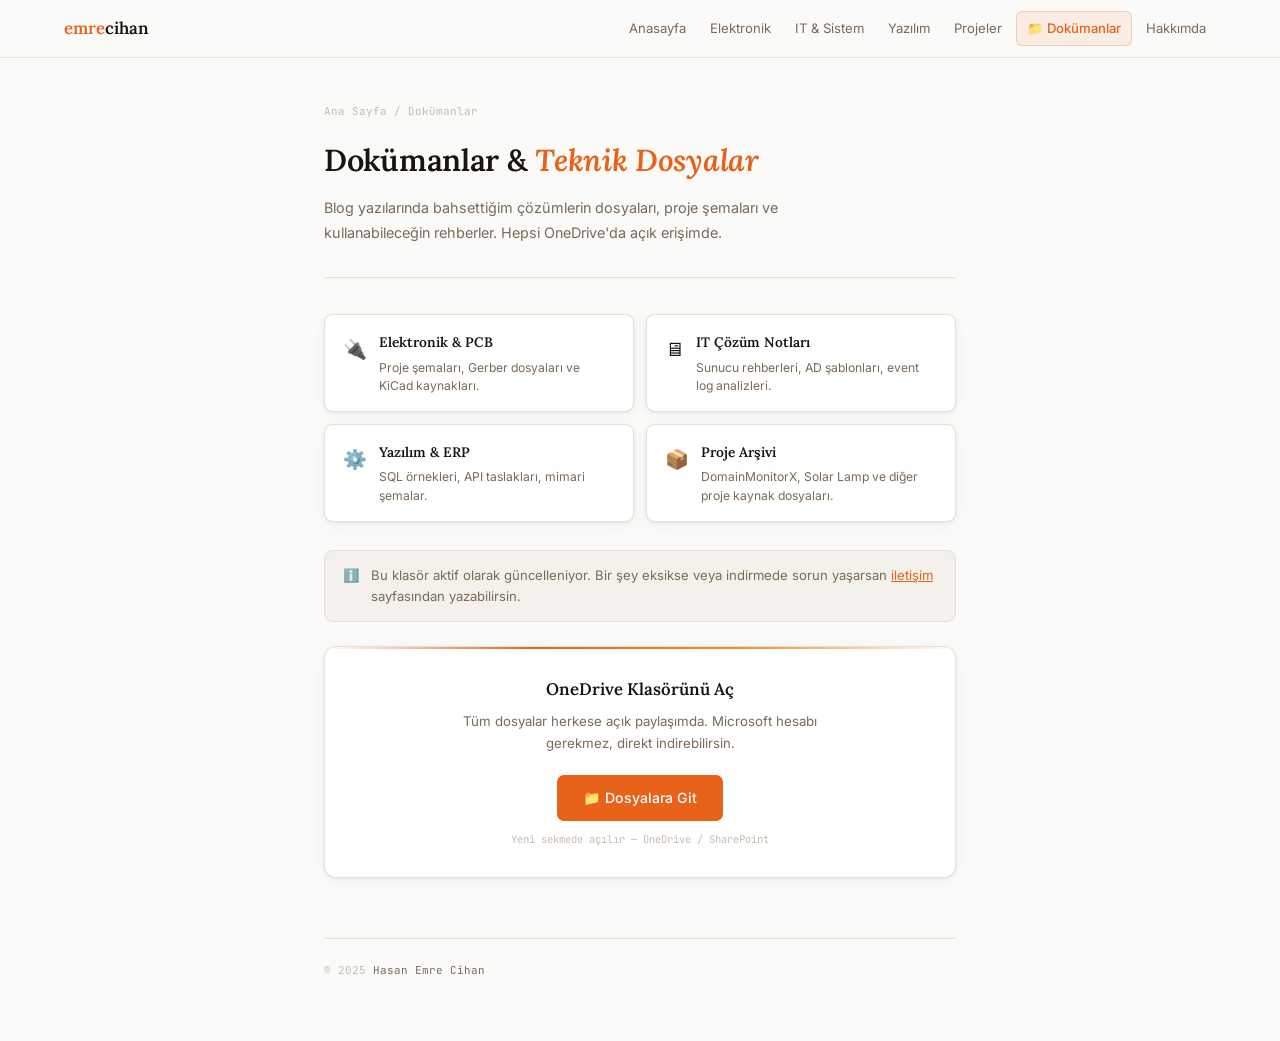
<file: dokumanlar.html>
<!DOCTYPE html>
<html lang="tr">
<head>
  <meta charset="UTF-8"/><meta name="viewport" content="width=device-width, initial-scale=1.0"/>
  <title>Dokümanlar – Hasan Emre Cihan</title>
  <meta name="description" content="Hasan Emre Cihan'ın teknik çözümleri, proje şemaları ve rehber dokümanları. PCB şemaları, IT çözüm notları ve proje dosyaları."/>
  <meta name="keywords" content="Hasan Emre Cihan dokümanlar, Emre Cihan teknik çözümler, PCB şema, IT rehber, emrecihan"/>
  <link rel="canonical" href="https://emrecihan.com.tr/dokumanlar"/>
  <link rel="preconnect" href="https://fonts.googleapis.com">
  <link href="https://fonts.googleapis.com/css2?family=Lora:ital,wght@0,400;0,500;0,600;1,400&family=JetBrains+Mono:wght@400;500&family=Inter:wght@400;500&display=swap" rel="stylesheet">
  <style>
    :root{--bg:#FAFAF8;--bg2:#F4F1EC;--acc:#E8621A;--acc2:#F5902E;--dim:rgba(232,98,26,.09);--txt:#1A1410;--muted:#7A6A58;--faint:#C8BBB0;--bord:#E8E0D5;--card:#FFF;--sh:0 1px 3px rgba(0,0,0,.07),0 4px 16px rgba(0,0,0,.04)}
    *,*::before,*::after{box-sizing:border-box;margin:0;padding:0}
    body{background:var(--bg);color:var(--txt);font-family:'Inter',sans-serif;font-size:15px;line-height:1.7;overflow-x:hidden}
    nav{position:sticky;top:0;z-index:100;background:rgba(250,250,248,.95);backdrop-filter:blur(12px);border-bottom:1px solid var(--bord);display:flex;align-items:center;justify-content:space-between;padding:0 clamp(16px,5%,72px);height:58px}
    .nav-brand{font-family:'Lora',serif;font-weight:600;font-size:1.05rem;color:var(--txt);text-decoration:none}.nav-brand span{color:var(--acc)}
    .nav-links{display:flex;align-items:center;gap:4px}
    .nav-links a{color:var(--muted);text-decoration:none;font-size:.82rem;padding:5px 10px;border-radius:6px;transition:all .18s}
    .nav-links a:hover{color:var(--txt);background:var(--bg2)}.nav-links a.active{color:var(--acc);background:var(--dim);font-weight:500}
    .nav-links .nav-docs{color:var(--acc);border:1px solid rgba(232,98,26,.25)}.nav-links .nav-docs:hover{background:var(--dim)}
    @media(max-width:640px){.nav-links{display:none}}
    .wrap{max-width:760px;margin:0 auto;padding:0 clamp(16px,5%,72px)}
    .page-header{padding:44px 0 32px;border-bottom:1px solid var(--bord)}
    .breadcrumb{font-family:'JetBrains Mono',monospace;font-size:.68rem;color:var(--faint);margin-bottom:14px}
    .breadcrumb a{color:var(--faint);text-decoration:none}.breadcrumb a:hover{color:var(--acc)}
    .page-header h1{font-family:'Lora',serif;font-weight:600;font-size:clamp(1.4rem,3vw,1.9rem);letter-spacing:-.3px;margin-bottom:10px}
    .page-header h1 em{font-style:italic;color:var(--acc)}
    .page-header p{font-size:.9rem;color:var(--muted);max-width:520px;line-height:1.7}
    .content{padding:36px 0 60px}
    .what-grid{display:grid;grid-template-columns:1fr 1fr;gap:12px;margin-bottom:28px}
    @media(max-width:560px){.what-grid{grid-template-columns:1fr}}
    .what-card{background:var(--card);border:1px solid var(--bord);border-radius:9px;padding:16px 18px;display:flex;gap:12px;box-shadow:var(--sh)}
    .what-icon{font-size:1.2rem;flex-shrink:0;margin-top:2px}
    .what-card h3{font-family:'Lora',serif;font-weight:600;font-size:.86rem;margin-bottom:4px}
    .what-card p{font-size:.76rem;color:var(--muted);line-height:1.5}
    .notice{background:var(--bg2);border:1px solid var(--bord);border-radius:9px;padding:14px 18px;display:flex;gap:12px;margin-bottom:24px;font-size:.82rem;color:var(--muted);line-height:1.6}
    .notice strong{color:var(--acc)}
    .cta-box{background:var(--card);border:1px solid var(--bord);border-radius:12px;padding:28px;text-align:center;box-shadow:var(--sh);position:relative;overflow:hidden}
    .cta-box::before{content:'';position:absolute;top:0;left:0;right:0;height:2px;background:linear-gradient(90deg,transparent,var(--acc),var(--acc2),transparent)}
    .cta-box h2{font-family:'Lora',serif;font-weight:600;font-size:1.05rem;margin-bottom:8px}
    .cta-box p{font-size:.83rem;color:var(--muted);max-width:400px;margin:0 auto 20px;line-height:1.65}
    .cta-btn{display:inline-flex;align-items:center;gap:8px;background:var(--acc);color:#fff;padding:11px 26px;border-radius:7px;text-decoration:none;font-weight:500;font-size:.88rem;transition:all .18s}
    .cta-btn:hover{background:var(--acc2);box-shadow:0 4px 14px rgba(232,98,26,.3)}
    .cta-note{display:block;font-family:'JetBrains Mono',monospace;font-size:.66rem;color:var(--faint);margin-top:10px}
    footer{border-top:1px solid var(--bord);padding:22px 0;display:flex;justify-content:space-between;flex-wrap:wrap;gap:10px}
    footer p{font-family:'JetBrains Mono',monospace;font-size:.68rem;color:var(--faint)}
    footer p a{color:var(--muted);text-decoration:none}
    .foot-links{display:flex;gap:16px}
    .foot-links a{font-family:'JetBrains Mono',monospace;font-size:.68rem;color:var(--faint);text-decoration:none;transition:color .15s}
    .foot-links a:hover{color:var(--acc)}
  </style>
</head>
<body>
<nav>
  <a href="index.html" class="nav-brand"><span>emre</span>cihan</a>
  <div class="nav-links">
    <a href="index.html">Anasayfa</a><a href="elektronik.html">Elektronik</a>
    <a href="it-sistem.html">IT & Sistem</a><a href="yazilim.html">Yazılım</a>
    <a href="projeler.html">Projeler</a><a href="dokumanlar.html" class="nav-docs active">📁 Dokümanlar</a>
    <a href="hakkimda.html">Hakkımda</a>
  </div>
</nav>
<div class="wrap">
  <header class="page-header">
    <div class="breadcrumb"><a href="index.html">Ana Sayfa</a> / Dokümanlar</div>
    <h1>Dokümanlar & <em>Teknik Dosyalar</em></h1>
    <p>Blog yazılarında bahsettiğim çözümlerin dosyaları, proje şemaları ve kullanabileceğin rehberler. Hepsi OneDrive'da açık erişimde.</p>
  </header>
  <div class="content">
    <div class="what-grid">
      <div class="what-card"><span class="what-icon">🔌</span><div><h3>Elektronik & PCB</h3><p>Proje şemaları, Gerber dosyaları ve KiCad kaynakları.</p></div></div>
      <div class="what-card"><span class="what-icon">🖥</span><div><h3>IT Çözüm Notları</h3><p>Sunucu rehberleri, AD şablonları, event log analizleri.</p></div></div>
      <div class="what-card"><span class="what-icon">⚙️</span><div><h3>Yazılım & ERP</h3><p>SQL örnekleri, API taslakları, mimari şemalar.</p></div></div>
      <div class="what-card"><span class="what-icon">📦</span><div><h3>Proje Arşivi</h3><p>DomainMonitorX, Solar Lamp ve diğer proje kaynak dosyaları.</p></div></div>
    </div>
    <div class="notice">
      <span>ℹ️</span>
      <span>Bu klasör aktif olarak güncelleniyor. Bir şey eksikse veya indirmede sorun yaşarsan <a href="hakkimda.html" style="color:var(--acc)">iletişim</a> sayfasından yazabilirsin.</span>
    </div>
    <div class="cta-box">
      <h2>OneDrive Klasörünü Aç</h2>
      <p>Tüm dosyalar herkese açık paylaşımda. Microsoft hesabı gerekmez, direkt indirebilirsin.</p>
      <a href="https://terp-my.sharepoint.com/:f:/g/personal/hasanemre_cihan_teknoerp_com_tr/IgA_8hB-DGlJR62quYDqMFY1ARuoVmNsqlFoVkPozWiXr00?e=4AtytB" target="_blank" rel="noopener noreferrer" class="cta-btn" id="od-btn">
        📁 Dosyalara Git
      </a>
      <span class="cta-note" id="od-note">Yeni sekmede açılır — OneDrive / SharePoint</span>
    </div>
  </div>
  <footer><p>© 2025 <a href="index.html">Hasan Emre Cihan</a></p><nav class="foot-links"><a href="index.html">Ana Sayfa</a><a href="hakkimda.html">Hakkımda</a><a href="projeler.html">Projeler</a></nav></footer>
</div>
<script>
  document.getElementById('od-btn').addEventListener('click',function(){
    const n=document.getElementById('od-note');
    n.textContent='✓ Açılıyor...';n.style.color='var(--acc)';
    setTimeout(()=>{n.textContent='Yeni sekmede açılır — OneDrive / SharePoint';n.style.color=''},3000);
  });
</script>
</body>
</html>
</file>
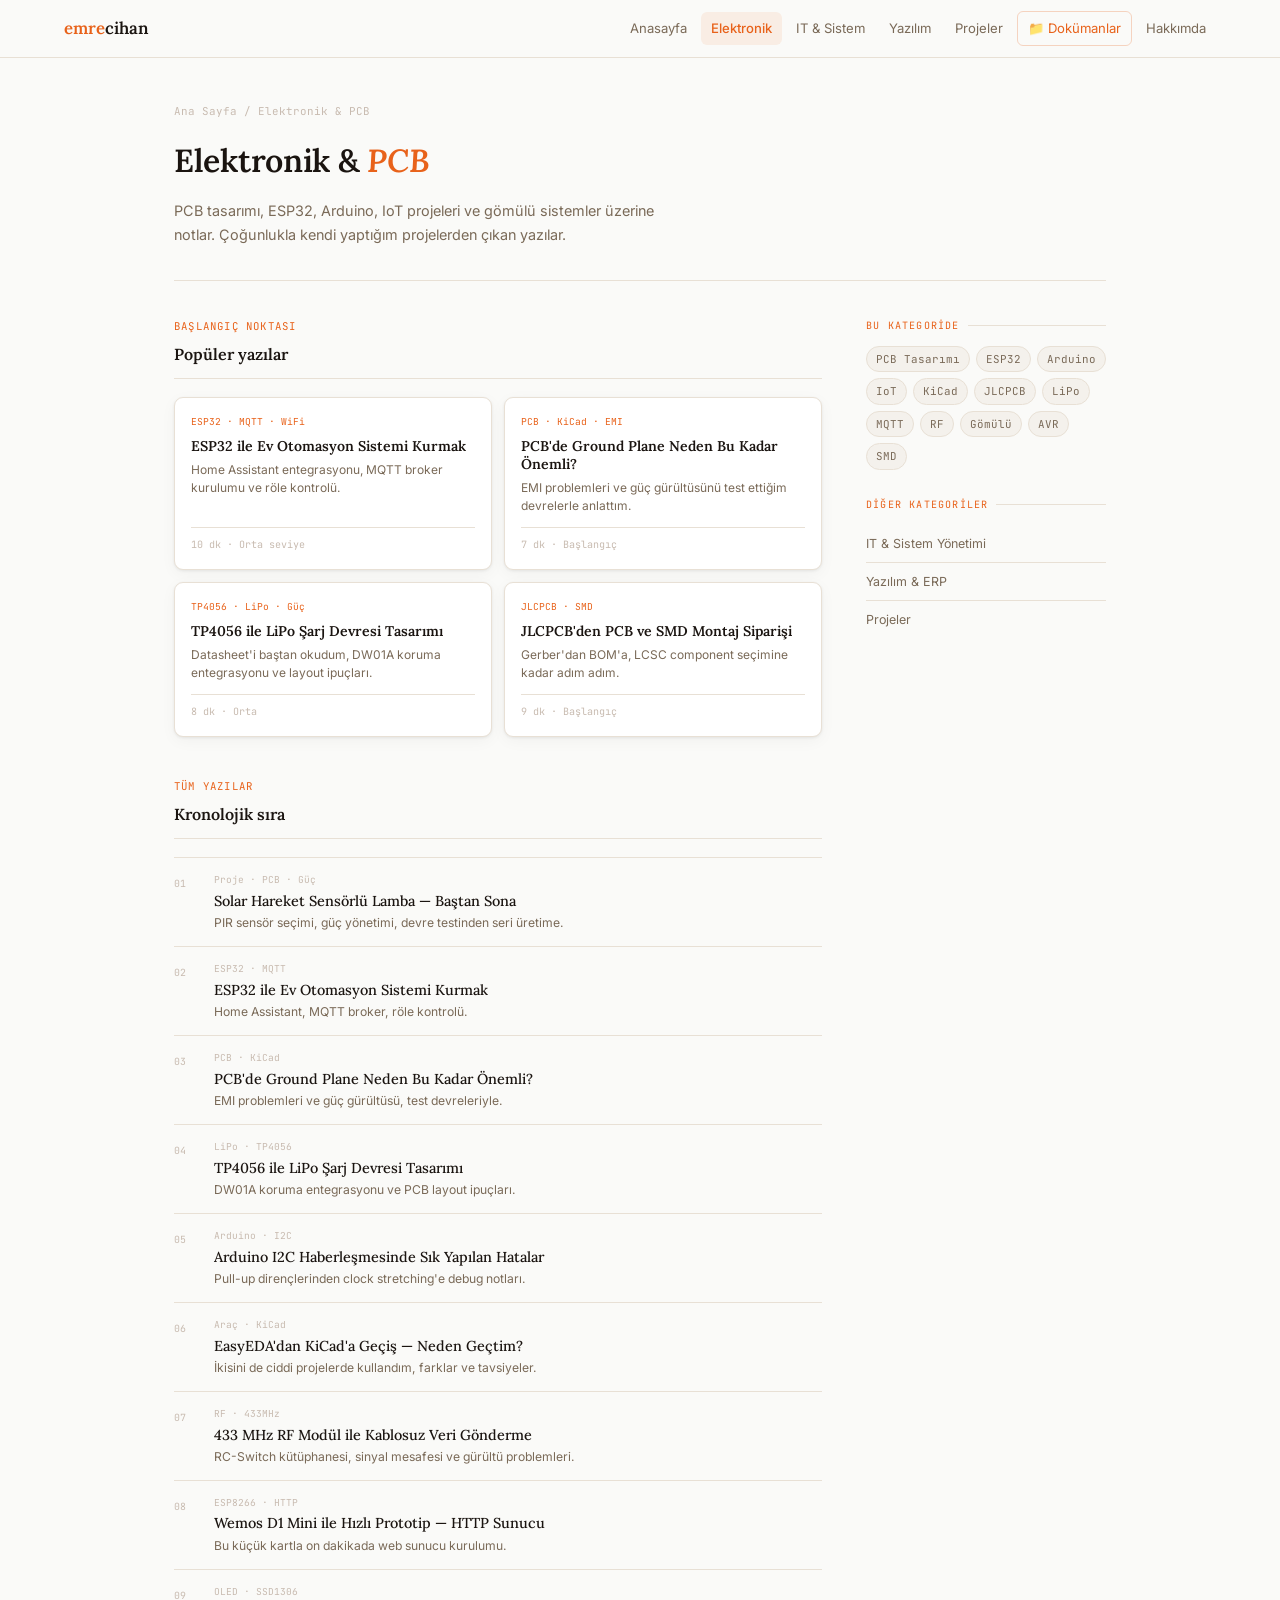
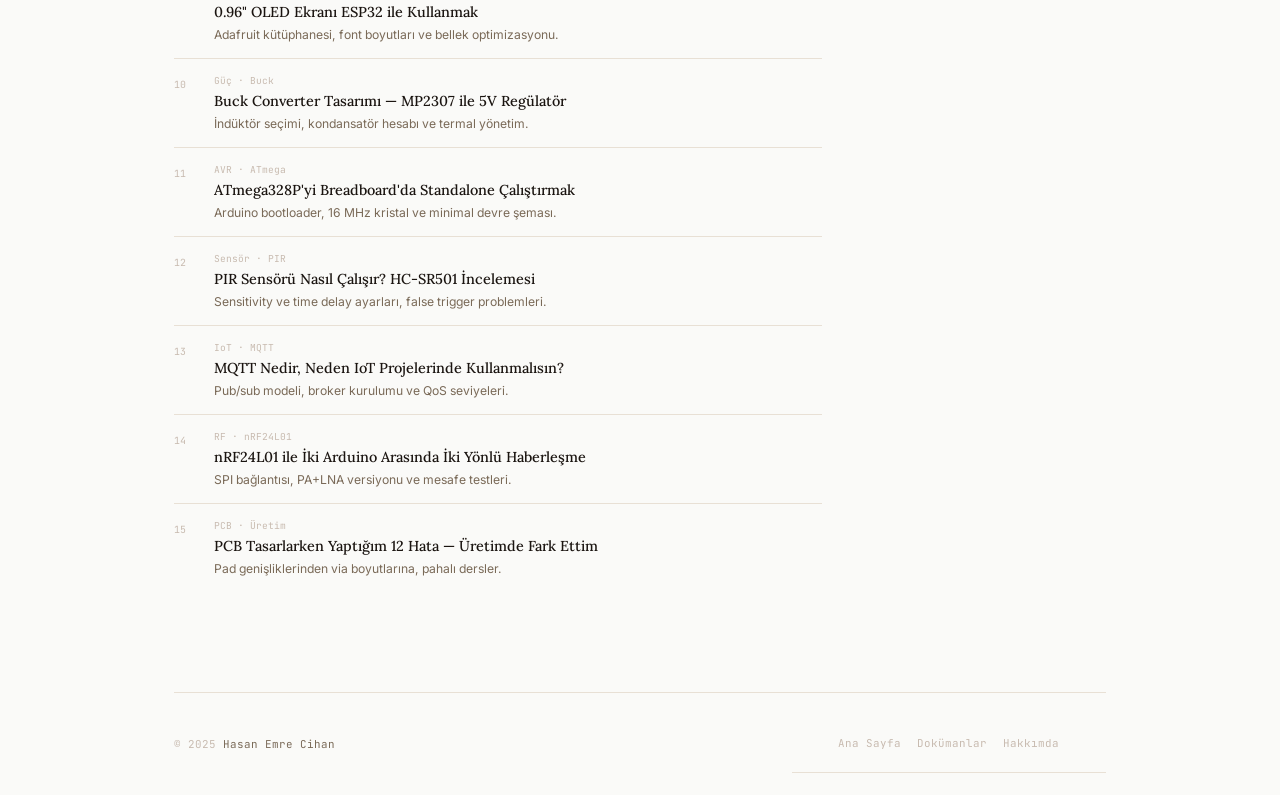
<file: elektronik.html>
<!DOCTYPE html>
<html lang="tr">
<head>
  <meta charset="UTF-8"/><meta name="viewport" content="width=device-width, initial-scale=1.0"/>
  <title>Elektronik & PCB – Hasan Emre Cihan</title>
  <meta name="description" content="PCB tasarımı, ESP32, Arduino, IoT, gömülü sistemler ve elektronik devre üzerine teknik yazılar. Hasan Emre Cihan."/>
  <meta name="keywords" content="PCB tasarımı, ESP32, Arduino, IoT, gömülü sistemler, KiCad, EasyEDA, JLCPCB, TP4056, LiPo, Hasan Emre Cihan"/>
  <link rel="canonical" href="https://emrecihan.com.tr/elektronik"/>
  <link rel="preconnect" href="https://fonts.googleapis.com">
  <link href="https://fonts.googleapis.com/css2?family=Lora:ital,wght@0,400;0,500;0,600;1,400&family=JetBrains+Mono:wght@400;500&family=Inter:wght@400;500&display=swap" rel="stylesheet">
  <style>
    :root{--bg:#FAFAF8;--bg2:#F4F1EC;--surf:#FFF;--acc:#E8621A;--acc2:#F5902E;--dim:rgba(232,98,26,.09);--txt:#1A1410;--muted:#7A6A58;--faint:#C8BBB0;--bord:#E8E0D5;--card:#FFF;--sh:0 1px 3px rgba(0,0,0,.07),0 4px 16px rgba(0,0,0,.04)}
    *,*::before,*::after{box-sizing:border-box;margin:0;padding:0}
    html{scroll-behavior:smooth}
    body{background:var(--bg);color:var(--txt);font-family:'Inter',sans-serif;font-size:15px;line-height:1.7;overflow-x:hidden}
    nav{position:sticky;top:0;z-index:100;background:rgba(250,250,248,.95);backdrop-filter:blur(12px);border-bottom:1px solid var(--bord);display:flex;align-items:center;justify-content:space-between;padding:0 clamp(16px,5%,72px);height:58px}
    .nav-brand{font-family:'Lora',serif;font-weight:600;font-size:1.05rem;color:var(--txt);text-decoration:none}
    .nav-brand span{color:var(--acc)}
    .nav-links{display:flex;align-items:center;gap:4px}
    .nav-links a{color:var(--muted);text-decoration:none;font-size:.82rem;padding:5px 10px;border-radius:6px;transition:all .18s}
    .nav-links a:hover{color:var(--txt);background:var(--bg2)}
    .nav-links a.active{color:var(--acc);background:var(--dim);font-weight:500}
    .nav-links .nav-docs{color:var(--acc);border:1px solid rgba(232,98,26,.25)}
    .nav-links .nav-docs:hover{background:var(--dim)}
    @media(max-width:640px){.nav-links{display:none}}
    .wrap{max-width:1060px;margin:0 auto;padding:0 clamp(16px,5%,72px)}
    .page-header{padding:44px 0 32px;border-bottom:1px solid var(--bord)}
    .breadcrumb{font-family:'JetBrains Mono',monospace;font-size:.68rem;color:var(--faint);margin-bottom:14px}
    .breadcrumb a{color:var(--faint);text-decoration:none}
    .breadcrumb a:hover{color:var(--acc)}
    .page-header h1{font-family:'Lora',serif;font-weight:600;font-size:clamp(1.5rem,3vw,2rem);letter-spacing:-.3px;margin-bottom:10px}
    .page-header h1 em{font-style:italic;color:var(--acc)}
    .page-header p{font-size:.9rem;color:var(--muted);max-width:520px;line-height:1.7}
    .main-grid{display:grid;grid-template-columns:1fr 240px;gap:44px;padding:36px 0 60px}
    @media(max-width:820px){.main-grid{grid-template-columns:1fr}.sidebar{display:none}}
    .sec-block{margin-bottom:40px}
    .sec-label{font-family:'JetBrains Mono',monospace;font-size:.67rem;color:var(--acc);text-transform:uppercase;letter-spacing:1.2px;margin-bottom:6px}
    .sec-h{font-family:'Lora',serif;font-weight:600;font-size:1rem;padding-bottom:10px;border-bottom:1px solid var(--bord);margin-bottom:18px}
    .card-grid{display:grid;grid-template-columns:1fr 1fr;gap:12px;margin-bottom:14px}
    @media(max-width:600px){.card-grid{grid-template-columns:1fr}}
    .card{background:var(--card);border:1px solid var(--bord);border-radius:9px;padding:16px;text-decoration:none;color:var(--txt);box-shadow:var(--sh);transition:all .18s;display:flex;flex-direction:column;gap:6px}
    .card:hover{border-color:rgba(232,98,26,.3);box-shadow:0 4px 18px rgba(0,0,0,.09);transform:translateY(-1px)}
    .card-tag{font-family:'JetBrains Mono',monospace;font-size:.6rem;color:var(--acc)}
    .card-title{font-family:'Lora',serif;font-weight:600;font-size:.88rem;line-height:1.3}
    .card-desc{font-size:.75rem;color:var(--muted);line-height:1.5;flex:1}
    .card-read{font-family:'JetBrains Mono',monospace;font-size:.63rem;color:var(--faint);margin-top:6px;padding-top:8px;border-top:1px solid var(--bord)}
    .post-list{border-top:1px solid var(--bord)}
    .post-row{display:grid;grid-template-columns:28px 1fr 16px;gap:12px;align-items:start;padding:14px 0;border-bottom:1px solid var(--bord);text-decoration:none;color:var(--txt);transition:all .15s}
    .post-row:last-child{border-bottom:none}
    .post-row:hover .pr-title{color:var(--acc)}
    .post-row:hover .pr-arr{opacity:1;transform:translateX(0)}
    .pr-n{font-family:'JetBrains Mono',monospace;font-size:.62rem;color:var(--faint);padding-top:4px}
    .pr-cat{font-family:'JetBrains Mono',monospace;font-size:.6rem;color:var(--faint);margin-bottom:3px}
    .pr-title{font-family:'Lora',serif;font-weight:500;font-size:.9rem;line-height:1.35;margin-bottom:3px;transition:color .15s}
    .pr-excerpt{font-size:.76rem;color:var(--muted);line-height:1.5}
    .pr-arr{font-size:.75rem;color:var(--acc);opacity:0;transform:translateX(-4px);transition:all .15s;padding-top:4px}
    .sidebar{}
    .sb-sec{margin-bottom:26px}
    .sb-title{font-family:'JetBrains Mono',monospace;font-size:.63rem;color:var(--acc);text-transform:uppercase;letter-spacing:1.2px;margin-bottom:12px;display:flex;align-items:center;gap:8px}
    .sb-title::after{content:'';flex:1;height:1px;background:var(--bord)}
    .tag-cloud{display:flex;flex-wrap:wrap;gap:6px}
    .tag{font-size:.68rem;font-family:'JetBrains Mono',monospace;padding:3px 9px;border-radius:100px;border:1px solid var(--bord);color:var(--muted);text-decoration:none;background:var(--bg2);transition:all .15s}
    .tag:hover{border-color:var(--acc);color:var(--acc)}
    .sb-link{display:block;font-size:.78rem;color:var(--muted);text-decoration:none;padding:8px 0;border-bottom:1px solid var(--bord);transition:color .15s}
    .sb-link:last-child{border-bottom:none}
    .sb-link:hover{color:var(--acc)}
    footer{border-top:1px solid var(--bord);padding:22px 0;display:flex;align-items:center;justify-content:space-between;flex-wrap:wrap;gap:10px}
    footer p{font-family:'JetBrains Mono',monospace;font-size:.68rem;color:var(--faint)}
    footer p a{color:var(--muted);text-decoration:none}
    .foot-links{display:flex;gap:16px}
    .foot-links a{font-family:'JetBrains Mono',monospace;font-size:.68rem;color:var(--faint);text-decoration:none;transition:color .15s}
    .foot-links a:hover{color:var(--acc)}
  </style>
</head>
<body>
<nav role="navigation">
  <a href="index.html" class="nav-brand"><span>emre</span>cihan</a>
  <div class="nav-links">
    <a href="index.html">Anasayfa</a>
    <a href="elektronik.html" class="active">Elektronik</a>
    <a href="it-sistem.html">IT & Sistem</a>
    <a href="yazilim.html">Yazılım</a>
    <a href="projeler.html">Projeler</a>
    <a href="dokumanlar.html" class="nav-docs">📁 Dokümanlar</a>
    <a href="hakkimda.html">Hakkımda</a>
  </div>
</nav>
<div class="wrap">
  <header class="page-header">
    <div class="breadcrumb"><a href="index.html">Ana Sayfa</a> / Elektronik & PCB</div>
    <h1>Elektronik & <em>PCB</em></h1>
    <p>PCB tasarımı, ESP32, Arduino, IoT projeleri ve gömülü sistemler üzerine notlar. Çoğunlukla kendi yaptığım projelerden çıkan yazılar.</p>
  </header>
  <div class="main-grid">
    <main>
      <div class="sec-block">
        <div class="sec-label">Başlangıç noktası</div>
        <div class="sec-h">Popüler yazılar</div>
        <div class="card-grid">
          <a href="#" class="card"><span class="card-tag">ESP32 · MQTT · WiFi</span><div class="card-title">ESP32 ile Ev Otomasyon Sistemi Kurmak</div><div class="card-desc">Home Assistant entegrasyonu, MQTT broker kurulumu ve röle kontrolü.</div><div class="card-read">10 dk · Orta seviye</div></a>
          <a href="#" class="card"><span class="card-tag">PCB · KiCad · EMI</span><div class="card-title">PCB'de Ground Plane Neden Bu Kadar Önemli?</div><div class="card-desc">EMI problemleri ve güç gürültüsünü test ettiğim devrelerle anlattım.</div><div class="card-read">7 dk · Başlangıç</div></a>
          <a href="#" class="card"><span class="card-tag">TP4056 · LiPo · Güç</span><div class="card-title">TP4056 ile LiPo Şarj Devresi Tasarımı</div><div class="card-desc">Datasheet'i baştan okudum, DW01A koruma entegrasyonu ve layout ipuçları.</div><div class="card-read">8 dk · Orta</div></a>
          <a href="#" class="card"><span class="card-tag">JLCPCB · SMD</span><div class="card-title">JLCPCB'den PCB ve SMD Montaj Siparişi</div><div class="card-desc">Gerber'dan BOM'a, LCSC component seçimine kadar adım adım.</div><div class="card-read">9 dk · Başlangıç</div></a>
        </div>
      </div>
      <div class="sec-block">
        <div class="sec-label">Tüm yazılar</div>
        <div class="sec-h">Kronolojik sıra</div>
        <div class="post-list">
          <a href="#" class="post-row"><span class="pr-n">01</span><div><div class="pr-cat">Proje · PCB · Güç</div><div class="pr-title">Solar Hareket Sensörlü Lamba — Baştan Sona</div><div class="pr-excerpt">PIR sensör seçimi, güç yönetimi, devre testinden seri üretime.</div></div><span class="pr-arr">→</span></a>
          <a href="#" class="post-row"><span class="pr-n">02</span><div><div class="pr-cat">ESP32 · MQTT</div><div class="pr-title">ESP32 ile Ev Otomasyon Sistemi Kurmak</div><div class="pr-excerpt">Home Assistant, MQTT broker, röle kontrolü.</div></div><span class="pr-arr">→</span></a>
          <a href="#" class="post-row"><span class="pr-n">03</span><div><div class="pr-cat">PCB · KiCad</div><div class="pr-title">PCB'de Ground Plane Neden Bu Kadar Önemli?</div><div class="pr-excerpt">EMI problemleri ve güç gürültüsü, test devreleriyle.</div></div><span class="pr-arr">→</span></a>
          <a href="#" class="post-row"><span class="pr-n">04</span><div><div class="pr-cat">LiPo · TP4056</div><div class="pr-title">TP4056 ile LiPo Şarj Devresi Tasarımı</div><div class="pr-excerpt">DW01A koruma entegrasyonu ve PCB layout ipuçları.</div></div><span class="pr-arr">→</span></a>
          <a href="#" class="post-row"><span class="pr-n">05</span><div><div class="pr-cat">Arduino · I2C</div><div class="pr-title">Arduino I2C Haberleşmesinde Sık Yapılan Hatalar</div><div class="pr-excerpt">Pull-up dirençlerinden clock stretching'e debug notları.</div></div><span class="pr-arr">→</span></a>
          <a href="#" class="post-row"><span class="pr-n">06</span><div><div class="pr-cat">Araç · KiCad</div><div class="pr-title">EasyEDA'dan KiCad'a Geçiş — Neden Geçtim?</div><div class="pr-excerpt">İkisini de ciddi projelerde kullandım, farklar ve tavsiyeler.</div></div><span class="pr-arr">→</span></a>
          <a href="#" class="post-row"><span class="pr-n">07</span><div><div class="pr-cat">RF · 433MHz</div><div class="pr-title">433 MHz RF Modül ile Kablosuz Veri Gönderme</div><div class="pr-excerpt">RC-Switch kütüphanesi, sinyal mesafesi ve gürültü problemleri.</div></div><span class="pr-arr">→</span></a>
          <a href="#" class="post-row"><span class="pr-n">08</span><div><div class="pr-cat">ESP8266 · HTTP</div><div class="pr-title">Wemos D1 Mini ile Hızlı Prototip — HTTP Sunucu</div><div class="pr-excerpt">Bu küçük kartla on dakikada web sunucu kurulumu.</div></div><span class="pr-arr">→</span></a>
          <a href="#" class="post-row"><span class="pr-n">09</span><div><div class="pr-cat">OLED · SSD1306</div><div class="pr-title">0.96" OLED Ekranı ESP32 ile Kullanmak</div><div class="pr-excerpt">Adafruit kütüphanesi, font boyutları ve bellek optimizasyonu.</div></div><span class="pr-arr">→</span></a>
          <a href="#" class="post-row"><span class="pr-n">10</span><div><div class="pr-cat">Güç · Buck</div><div class="pr-title">Buck Converter Tasarımı — MP2307 ile 5V Regülatör</div><div class="pr-excerpt">İndüktör seçimi, kondansatör hesabı ve termal yönetim.</div></div><span class="pr-arr">→</span></a>
          <a href="#" class="post-row"><span class="pr-n">11</span><div><div class="pr-cat">AVR · ATmega</div><div class="pr-title">ATmega328P'yi Breadboard'da Standalone Çalıştırmak</div><div class="pr-excerpt">Arduino bootloader, 16 MHz kristal ve minimal devre şeması.</div></div><span class="pr-arr">→</span></a>
          <a href="#" class="post-row"><span class="pr-n">12</span><div><div class="pr-cat">Sensör · PIR</div><div class="pr-title">PIR Sensörü Nasıl Çalışır? HC-SR501 İncelemesi</div><div class="pr-excerpt">Sensitivity ve time delay ayarları, false trigger problemleri.</div></div><span class="pr-arr">→</span></a>
          <a href="#" class="post-row"><span class="pr-n">13</span><div><div class="pr-cat">IoT · MQTT</div><div class="pr-title">MQTT Nedir, Neden IoT Projelerinde Kullanmalısın?</div><div class="pr-excerpt">Pub/sub modeli, broker kurulumu ve QoS seviyeleri.</div></div><span class="pr-arr">→</span></a>
          <a href="#" class="post-row"><span class="pr-n">14</span><div><div class="pr-cat">RF · nRF24L01</div><div class="pr-title">nRF24L01 ile İki Arduino Arasında İki Yönlü Haberleşme</div><div class="pr-excerpt">SPI bağlantısı, PA+LNA versiyonu ve mesafe testleri.</div></div><span class="pr-arr">→</span></a>
          <a href="#" class="post-row"><span class="pr-n">15</span><div><div class="pr-cat">PCB · Üretim</div><div class="pr-title">PCB Tasarlarken Yaptığım 12 Hata — Üretimde Fark Ettim</div><div class="pr-excerpt">Pad genişliklerinden via boyutlarına, pahalı dersler.</div></div><span class="pr-arr">→</span></a>
        </div>
      </div>
    </main>
    <aside class="sidebar">
      <div class="sb-sec"><div class="sb-title">Bu kategoride</div><div class="tag-cloud"><span class="tag">PCB Tasarımı</span><span class="tag">ESP32</span><span class="tag">Arduino</span><span class="tag">IoT</span><span class="tag">KiCad</span><span class="tag">JLCPCB</span><span class="tag">LiPo</span><span class="tag">MQTT</span><span class="tag">RF</span><span class="tag">Gömülü</span><span class="tag">AVR</span><span class="tag">SMD</span></div></div>
      <div class="sb-sec"><div class="sb-title">Diğer kategoriler</div><a href="it-sistem.html" class="sb-link">IT & Sistem Yönetimi</a><a href="yazilim.html" class="sb-link">Yazılım & ERP</a><a href="projeler.html" class="sb-link">Projeler</a></div>
    </aside>
  </div>
  <footer><p>© 2025 <a href="index.html">Hasan Emre Cihan</a></p><nav class="foot-links"><a href="index.html">Ana Sayfa</a><a href="dokumanlar.html">Dokümanlar</a><a href="hakkimda.html">Hakkımda</a></nav></footer>
</div>
<script>
  const io=new IntersectionObserver(e=>{e.forEach(x=>{if(x.isIntersecting){x.target.style.opacity='1';x.target.style.transform='translateY(0)';io.unobserve(x.target)}})},{threshold:.07});
  document.querySelectorAll('.card,.post-row').forEach(el=>{el.style.opacity='0';el.style.transform='translateY(10px)';el.style.transition='opacity .4s ease,transform .4s ease,border-color .15s,box-shadow .15s';io.observe(el)});
</script>
</body>
</html>
</file>
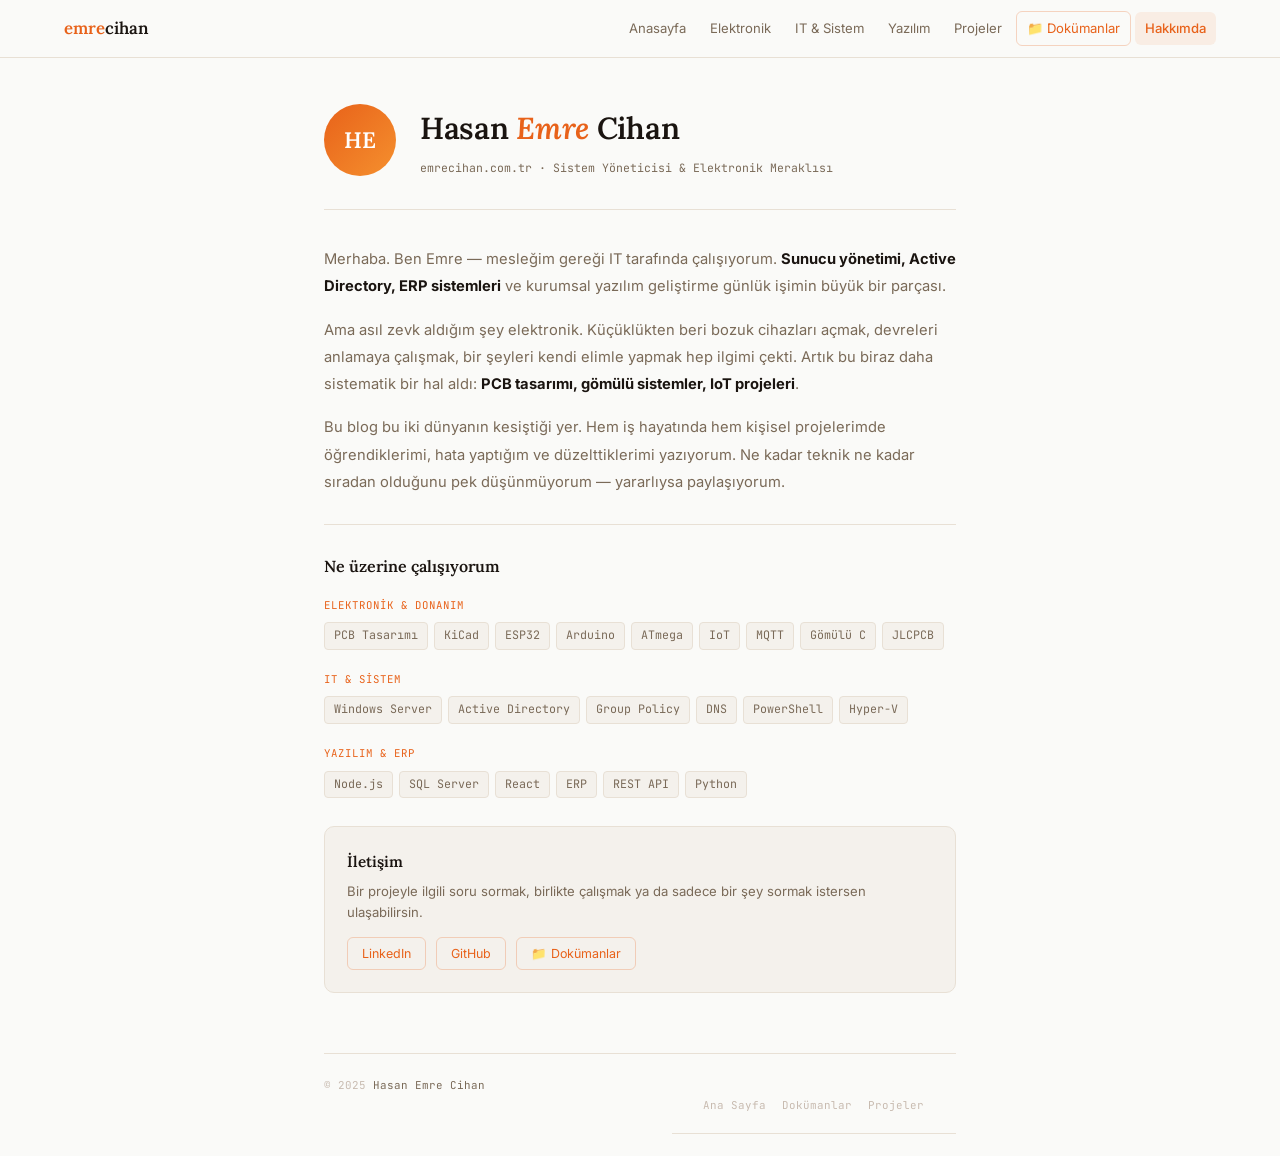
<file: hakkimda.html>
<!DOCTYPE html>
<html lang="tr">
<head>
  <meta charset="UTF-8"/><meta name="viewport" content="width=device-width, initial-scale=1.0"/>
  <title>Hakkımda – Hasan Emre Cihan</title>
  <meta name="description" content="Hasan Emre Cihan hakkında. Sistem yöneticisi ve elektronik meraklısı. PCB tasarımı, IoT, IT altyapısı ve ERP çözümleri."/>
  <meta name="keywords" content="Hasan Emre Cihan hakkında, Emre Cihan, emrecihan, sistem yöneticisi, elektronik geliştirici"/>
  <link rel="canonical" href="https://emrecihan.com.tr/hakkimda"/>
  <link rel="preconnect" href="https://fonts.googleapis.com">
  <link href="https://fonts.googleapis.com/css2?family=Lora:ital,wght@0,400;0,500;0,600;1,400&family=JetBrains+Mono:wght@400;500&family=Inter:wght@400;500&display=swap" rel="stylesheet">
  <style>
    :root{--bg:#FAFAF8;--bg2:#F4F1EC;--acc:#E8621A;--acc2:#F5902E;--dim:rgba(232,98,26,.09);--txt:#1A1410;--muted:#7A6A58;--faint:#C8BBB0;--bord:#E8E0D5;--card:#FFF;--sh:0 1px 3px rgba(0,0,0,.07),0 4px 16px rgba(0,0,0,.04)}
    *,*::before,*::after{box-sizing:border-box;margin:0;padding:0}
    body{background:var(--bg);color:var(--txt);font-family:'Inter',sans-serif;font-size:15px;line-height:1.7;overflow-x:hidden}
    nav{position:sticky;top:0;z-index:100;background:rgba(250,250,248,.95);backdrop-filter:blur(12px);border-bottom:1px solid var(--bord);display:flex;align-items:center;justify-content:space-between;padding:0 clamp(16px,5%,72px);height:58px}
    .nav-brand{font-family:'Lora',serif;font-weight:600;font-size:1.05rem;color:var(--txt);text-decoration:none}.nav-brand span{color:var(--acc)}
    .nav-links{display:flex;align-items:center;gap:4px}
    .nav-links a{color:var(--muted);text-decoration:none;font-size:.82rem;padding:5px 10px;border-radius:6px;transition:all .18s}
    .nav-links a:hover{color:var(--txt);background:var(--bg2)}.nav-links a.active{color:var(--acc);background:var(--dim);font-weight:500}
    .nav-links .nav-docs{color:var(--acc);border:1px solid rgba(232,98,26,.25)}.nav-links .nav-docs:hover{background:var(--dim)}
    @media(max-width:640px){.nav-links{display:none}}
    .wrap{max-width:760px;margin:0 auto;padding:0 clamp(16px,5%,72px)}
    .page-header{padding:44px 0 32px;border-bottom:1px solid var(--bord);display:flex;align-items:center;gap:24px}
    .avatar{width:72px;height:72px;border-radius:50%;background:linear-gradient(135deg,var(--acc),var(--acc2));display:flex;align-items:center;justify-content:center;font-family:'Lora',serif;font-weight:600;font-size:1.4rem;color:#fff;flex-shrink:0}
    .page-header h1{font-family:'Lora',serif;font-weight:600;font-size:clamp(1.4rem,3vw,1.9rem);letter-spacing:-.3px;margin-bottom:4px}
    .page-header h1 em{font-style:italic;color:var(--acc)}
    .header-sub{font-family:'JetBrains Mono',monospace;font-size:.72rem;color:var(--muted)}
    .content{padding:36px 0 60px}
    .bio-text p{font-size:.92rem;color:var(--muted);line-height:1.85;margin-bottom:16px}
    .bio-text p strong{color:var(--txt)}
    .divider{border:none;border-top:1px solid var(--bord);margin:28px 0}
    .skills-section h2{font-family:'Lora',serif;font-weight:600;font-size:1rem;margin-bottom:16px;color:var(--txt)}
    .skill-group{margin-bottom:20px}
    .skill-label{font-family:'JetBrains Mono',monospace;font-size:.67rem;color:var(--acc);text-transform:uppercase;letter-spacing:1px;margin-bottom:8px}
    .skill-tags{display:flex;flex-wrap:wrap;gap:6px}
    .st{font-size:.73rem;font-family:'JetBrains Mono',monospace;padding:3px 9px;border-radius:4px;border:1px solid var(--bord);color:var(--muted);background:var(--bg2)}
    .contact-box{background:var(--bg2);border:1px solid var(--bord);border-radius:10px;padding:22px;margin-top:28px}
    .contact-box h2{font-family:'Lora',serif;font-weight:600;font-size:.95rem;margin-bottom:6px}
    .contact-box p{font-size:.82rem;color:var(--muted);margin-bottom:14px;line-height:1.6}
    .contact-links{display:flex;gap:10px;flex-wrap:wrap}
    .c-link{font-size:.78rem;color:var(--acc);text-decoration:none;border:1px solid rgba(232,98,26,.25);padding:5px 14px;border-radius:6px;transition:all .15s}
    .c-link:hover{background:var(--dim)}
    footer{border-top:1px solid var(--bord);padding:22px 0;display:flex;justify-content:space-between;flex-wrap:wrap;gap:10px}
    footer p{font-family:'JetBrains Mono',monospace;font-size:.68rem;color:var(--faint)}
    footer p a{color:var(--muted);text-decoration:none}
    .foot-links{display:flex;gap:16px}
    .foot-links a{font-family:'JetBrains Mono',monospace;font-size:.68rem;color:var(--faint);text-decoration:none;transition:color .15s}
    .foot-links a:hover{color:var(--acc)}
  </style>
</head>
<body>
<nav>
  <a href="index.html" class="nav-brand"><span>emre</span>cihan</a>
  <div class="nav-links">
    <a href="index.html">Anasayfa</a><a href="elektronik.html">Elektronik</a>
    <a href="it-sistem.html">IT & Sistem</a><a href="yazilim.html">Yazılım</a>
    <a href="projeler.html">Projeler</a><a href="dokumanlar.html" class="nav-docs">📁 Dokümanlar</a>
    <a href="hakkimda.html" class="active">Hakkımda</a>
  </div>
</nav>
<div class="wrap">
  <header class="page-header">
    <div class="avatar">HE</div>
    <div>
      <h1>Hasan <em>Emre</em> Cihan</h1>
      <div class="header-sub">emrecihan.com.tr · Sistem Yöneticisi & Elektronik Meraklısı</div>
    </div>
  </header>
  <div class="content">
    <div class="bio-text">
      <p>Merhaba. Ben Emre — mesleğim gereği IT tarafında çalışıyorum. <strong>Sunucu yönetimi, Active Directory, ERP sistemleri</strong> ve kurumsal yazılım geliştirme günlük işimin büyük bir parçası.</p>
      <p>Ama asıl zevk aldığım şey elektronik. Küçüklükten beri bozuk cihazları açmak, devreleri anlamaya çalışmak, bir şeyleri kendi elimle yapmak hep ilgimi çekti. Artık bu biraz daha sistematik bir hal aldı: <strong>PCB tasarımı, gömülü sistemler, IoT projeleri</strong>.</p>
      <p>Bu blog bu iki dünyanın kesiştiği yer. Hem iş hayatında hem kişisel projelerimde öğrendiklerimi, hata yaptığım ve düzelttiklerimi yazıyorum. Ne kadar teknik ne kadar sıradan olduğunu pek düşünmüyorum — yararlıysa paylaşıyorum.</p>
    </div>
    <hr class="divider"/>
    <div class="skills-section">
      <h2>Ne üzerine çalışıyorum</h2>
      <div class="skill-group">
        <div class="skill-label">Elektronik & Donanım</div>
        <div class="skill-tags"><span class="st">PCB Tasarımı</span><span class="st">KiCad</span><span class="st">ESP32</span><span class="st">Arduino</span><span class="st">ATmega</span><span class="st">IoT</span><span class="st">MQTT</span><span class="st">Gömülü C</span><span class="st">JLCPCB</span></div>
      </div>
      <div class="skill-group">
        <div class="skill-label">IT & Sistem</div>
        <div class="skill-tags"><span class="st">Windows Server</span><span class="st">Active Directory</span><span class="st">Group Policy</span><span class="st">DNS</span><span class="st">PowerShell</span><span class="st">Hyper-V</span></div>
      </div>
      <div class="skill-group">
        <div class="skill-label">Yazılım & ERP</div>
        <div class="skill-tags"><span class="st">Node.js</span><span class="st">SQL Server</span><span class="st">React</span><span class="st">ERP</span><span class="st">REST API</span><span class="st">Python</span></div>
      </div>
    </div>
    <div class="contact-box">
      <h2>İletişim</h2>
      <p>Bir projeyle ilgili soru sormak, birlikte çalışmak ya da sadece bir şey sormak istersen ulaşabilirsin.</p>
      <div class="contact-links">
        <a href="https://linkedin.com/in/hasanemrecihan" rel="noopener" class="c-link">LinkedIn</a>
        <a href="https://github.com/hasanemrecihan" rel="noopener" class="c-link">GitHub</a>
        <a href="dokumanlar.html" class="c-link">📁 Dokümanlar</a>
      </div>
    </div>
  </div>
  <footer><p>© 2025 <a href="index.html">Hasan Emre Cihan</a></p><nav class="foot-links"><a href="index.html">Ana Sayfa</a><a href="dokumanlar.html">Dokümanlar</a><a href="projeler.html">Projeler</a></nav></footer>
</div>
</body>
</html>
</file>
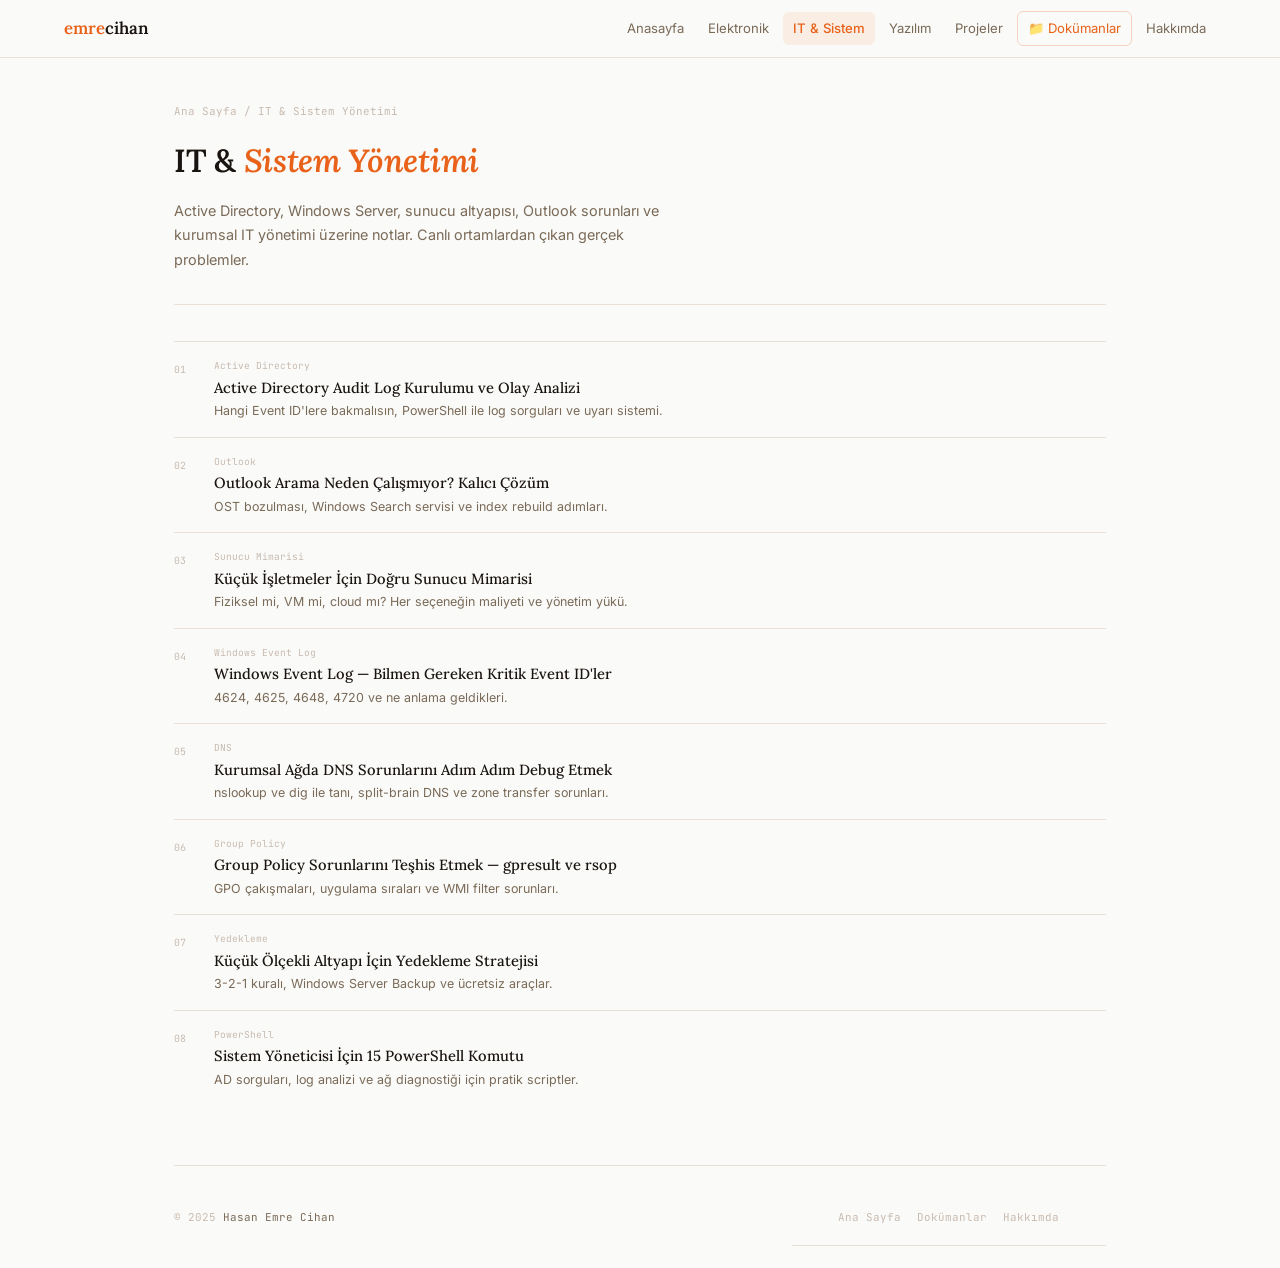
<file: it-sistem.html>
<!DOCTYPE html>
<html lang="tr">
<head>
  <meta charset="UTF-8"/><meta name="viewport" content="width=device-width, initial-scale=1.0"/>
  <title>IT & Sistem Yönetimi – Hasan Emre Cihan</title>
  <meta name="description" content="Active Directory, Windows Server, Outlook sorunları, DNS, event log analizi ve IT altyapısı yönetimi üzerine teknik yazılar. Hasan Emre Cihan."/>
  <meta name="keywords" content="Active Directory, Windows Server, IT sistem yönetimi, Outlook sorun, DNS, event log, Hasan Emre Cihan, Emre Cihan"/>
  <link rel="canonical" href="https://emrecihan.com.tr/it-sistem"/>
  <link rel="preconnect" href="https://fonts.googleapis.com">
  <link href="https://fonts.googleapis.com/css2?family=Lora:ital,wght@0,400;0,500;0,600;1,400&family=JetBrains+Mono:wght@400;500&family=Inter:wght@400;500&display=swap" rel="stylesheet">
  <style>
    :root{--bg:#FAFAF8;--bg2:#F4F1EC;--acc:#E8621A;--acc2:#F5902E;--dim:rgba(232,98,26,.09);--txt:#1A1410;--muted:#7A6A58;--faint:#C8BBB0;--bord:#E8E0D5;--card:#FFF;--sh:0 1px 3px rgba(0,0,0,.07),0 4px 16px rgba(0,0,0,.04)}
    *,*::before,*::after{box-sizing:border-box;margin:0;padding:0}
    body{background:var(--bg);color:var(--txt);font-family:'Inter',sans-serif;font-size:15px;line-height:1.7;overflow-x:hidden}
    nav{position:sticky;top:0;z-index:100;background:rgba(250,250,248,.95);backdrop-filter:blur(12px);border-bottom:1px solid var(--bord);display:flex;align-items:center;justify-content:space-between;padding:0 clamp(16px,5%,72px);height:58px}
    .nav-brand{font-family:'Lora',serif;font-weight:600;font-size:1.05rem;color:var(--txt);text-decoration:none}.nav-brand span{color:var(--acc)}
    .nav-links{display:flex;align-items:center;gap:4px}
    .nav-links a{color:var(--muted);text-decoration:none;font-size:.82rem;padding:5px 10px;border-radius:6px;transition:all .18s}
    .nav-links a:hover{color:var(--txt);background:var(--bg2)}.nav-links a.active{color:var(--acc);background:var(--dim);font-weight:500}
    .nav-links .nav-docs{color:var(--acc);border:1px solid rgba(232,98,26,.25)}.nav-links .nav-docs:hover{background:var(--dim)}
    @media(max-width:640px){.nav-links{display:none}}
    .wrap{max-width:1060px;margin:0 auto;padding:0 clamp(16px,5%,72px)}
    .page-header{padding:44px 0 32px;border-bottom:1px solid var(--bord)}
    .breadcrumb{font-family:'JetBrains Mono',monospace;font-size:.68rem;color:var(--faint);margin-bottom:14px}
    .breadcrumb a{color:var(--faint);text-decoration:none}.breadcrumb a:hover{color:var(--acc)}
    .page-header h1{font-family:'Lora',serif;font-weight:600;font-size:clamp(1.5rem,3vw,2rem);letter-spacing:-.3px;margin-bottom:10px}
    .page-header h1 em{font-style:italic;color:var(--acc)}
    .page-header p{font-size:.9rem;color:var(--muted);max-width:520px;line-height:1.7}
    .posts-wrap{padding:36px 0 60px}
    .post-list{border-top:1px solid var(--bord)}
    .post-row{display:grid;grid-template-columns:28px 1fr 16px;gap:12px;align-items:start;padding:16px 0;border-bottom:1px solid var(--bord);text-decoration:none;color:var(--txt);transition:all .15s}
    .post-row:last-child{border-bottom:none}
    .post-row:hover .pr-title{color:var(--acc)}.post-row:hover .pr-arr{opacity:1;transform:translateX(0)}
    .pr-n{font-family:'JetBrains Mono',monospace;font-size:.62rem;color:var(--faint);padding-top:4px}
    .pr-cat{font-family:'JetBrains Mono',monospace;font-size:.6rem;color:var(--faint);margin-bottom:3px}
    .pr-title{font-family:'Lora',serif;font-weight:500;font-size:.92rem;line-height:1.35;margin-bottom:4px;transition:color .15s}
    .pr-excerpt{font-size:.78rem;color:var(--muted);line-height:1.55}
    .pr-arr{font-size:.75rem;color:var(--acc);opacity:0;transform:translateX(-4px);transition:all .15s;padding-top:4px}
    footer{border-top:1px solid var(--bord);padding:22px 0;display:flex;align-items:center;justify-content:space-between;flex-wrap:wrap;gap:10px}
    footer p{font-family:'JetBrains Mono',monospace;font-size:.68rem;color:var(--faint)}
    footer p a{color:var(--muted);text-decoration:none}
    .foot-links{display:flex;gap:16px}
    .foot-links a{font-family:'JetBrains Mono',monospace;font-size:.68rem;color:var(--faint);text-decoration:none;transition:color .15s}
    .foot-links a:hover{color:var(--acc)}
  </style>
</head>
<body>
<nav>
  <a href="index.html" class="nav-brand"><span>emre</span>cihan</a>
  <div class="nav-links">
    <a href="index.html">Anasayfa</a><a href="elektronik.html">Elektronik</a>
    <a href="it-sistem.html" class="active">IT & Sistem</a><a href="yazilim.html">Yazılım</a>
    <a href="projeler.html">Projeler</a><a href="dokumanlar.html" class="nav-docs">📁 Dokümanlar</a>
    <a href="hakkimda.html">Hakkımda</a>
  </div>
</nav>
<div class="wrap">
  <header class="page-header">
    <div class="breadcrumb"><a href="index.html">Ana Sayfa</a> / IT & Sistem Yönetimi</div>
    <h1>IT & <em>Sistem Yönetimi</em></h1>
    <p>Active Directory, Windows Server, sunucu altyapısı, Outlook sorunları ve kurumsal IT yönetimi üzerine notlar. Canlı ortamlardan çıkan gerçek problemler.</p>
  </header>
  <div class="posts-wrap">
    <div class="post-list">
      <a href="#" class="post-row"><span class="pr-n">01</span><div><div class="pr-cat">Active Directory</div><div class="pr-title">Active Directory Audit Log Kurulumu ve Olay Analizi</div><div class="pr-excerpt">Hangi Event ID'lere bakmalısın, PowerShell ile log sorguları ve uyarı sistemi.</div></div><span class="pr-arr">→</span></a>
      <a href="#" class="post-row"><span class="pr-n">02</span><div><div class="pr-cat">Outlook</div><div class="pr-title">Outlook Arama Neden Çalışmıyor? Kalıcı Çözüm</div><div class="pr-excerpt">OST bozulması, Windows Search servisi ve index rebuild adımları.</div></div><span class="pr-arr">→</span></a>
      <a href="#" class="post-row"><span class="pr-n">03</span><div><div class="pr-cat">Sunucu Mimarisi</div><div class="pr-title">Küçük İşletmeler İçin Doğru Sunucu Mimarisi</div><div class="pr-excerpt">Fiziksel mi, VM mi, cloud mı? Her seçeneğin maliyeti ve yönetim yükü.</div></div><span class="pr-arr">→</span></a>
      <a href="#" class="post-row"><span class="pr-n">04</span><div><div class="pr-cat">Windows Event Log</div><div class="pr-title">Windows Event Log — Bilmen Gereken Kritik Event ID'ler</div><div class="pr-excerpt">4624, 4625, 4648, 4720 ve ne anlama geldikleri.</div></div><span class="pr-arr">→</span></a>
      <a href="#" class="post-row"><span class="pr-n">05</span><div><div class="pr-cat">DNS</div><div class="pr-title">Kurumsal Ağda DNS Sorunlarını Adım Adım Debug Etmek</div><div class="pr-excerpt">nslookup ve dig ile tanı, split-brain DNS ve zone transfer sorunları.</div></div><span class="pr-arr">→</span></a>
      <a href="#" class="post-row"><span class="pr-n">06</span><div><div class="pr-cat">Group Policy</div><div class="pr-title">Group Policy Sorunlarını Teşhis Etmek — gpresult ve rsop</div><div class="pr-excerpt">GPO çakışmaları, uygulama sıraları ve WMI filter sorunları.</div></div><span class="pr-arr">→</span></a>
      <a href="#" class="post-row"><span class="pr-n">07</span><div><div class="pr-cat">Yedekleme</div><div class="pr-title">Küçük Ölçekli Altyapı İçin Yedekleme Stratejisi</div><div class="pr-excerpt">3-2-1 kuralı, Windows Server Backup ve ücretsiz araçlar.</div></div><span class="pr-arr">→</span></a>
      <a href="#" class="post-row"><span class="pr-n">08</span><div><div class="pr-cat">PowerShell</div><div class="pr-title">Sistem Yöneticisi İçin 15 PowerShell Komutu</div><div class="pr-excerpt">AD sorguları, log analizi ve ağ diagnostiği için pratik scriptler.</div></div><span class="pr-arr">→</span></a>
    </div>
  </div>
  <footer><p>© 2025 <a href="index.html">Hasan Emre Cihan</a></p><nav class="foot-links"><a href="index.html">Ana Sayfa</a><a href="dokumanlar.html">Dokümanlar</a><a href="hakkimda.html">Hakkımda</a></nav></footer>
</div>
</body>
</html>
</file>
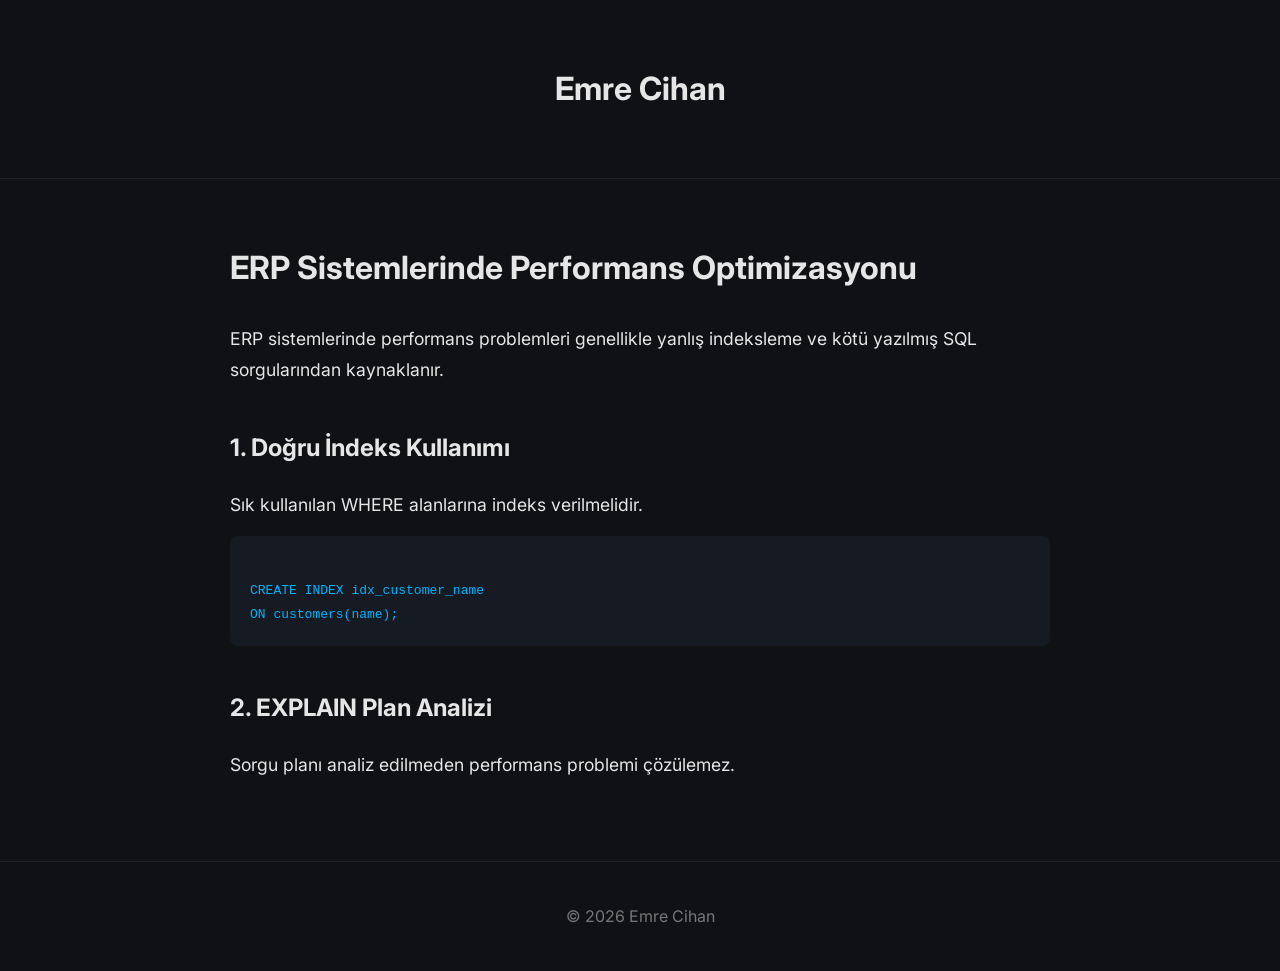
<file: post.html>
<!DOCTYPE html>
<html lang="tr">
<head>
<meta charset="UTF-8">
<meta name="viewport" content="width=device-width, initial-scale=1.0">

<title>ERP Sistemlerinde Performans Optimizasyonu | Emre Cihan</title>
<meta name="description" content="ERP sistemlerinde SQL performans artırma ve backend optimizasyon rehberi.">

<link rel="stylesheet" href="css/style.css">
<link href="https://fonts.googleapis.com/css2?family=Inter:wght@400;600;700&display=swap" rel="stylesheet">

<script type="application/ld+json">
{
 "@context": "https://schema.org",
 "@type": "Article",
 "headline": "ERP Sistemlerinde Performans Optimizasyonu",
 "author": {
   "@type": "Person",
   "name": "Emre Cihan"
 },
 "datePublished": "2026-02-28"
}
</script>

</head>

<body>

<header>
  <div class="container">
    <h1>Emre Cihan</h1>
  </div>
</header>

<article class="container article-content">

<h1>ERP Sistemlerinde Performans Optimizasyonu</h1>

<p>ERP sistemlerinde performans problemleri genellikle yanlış indeksleme ve kötü yazılmış SQL sorgularından kaynaklanır.</p>

<h2>1. Doğru İndeks Kullanımı</h2>

<p>Sık kullanılan WHERE alanlarına indeks verilmelidir.</p>

<pre><code>
CREATE INDEX idx_customer_name
ON customers(name);
</code></pre>

<h2>2. EXPLAIN Plan Analizi</h2>

<p>Sorgu planı analiz edilmeden performans problemi çözülemez.</p>

</article>

<footer>
  © 2026 Emre Cihan
</footer>

</body>
</html>
</file>
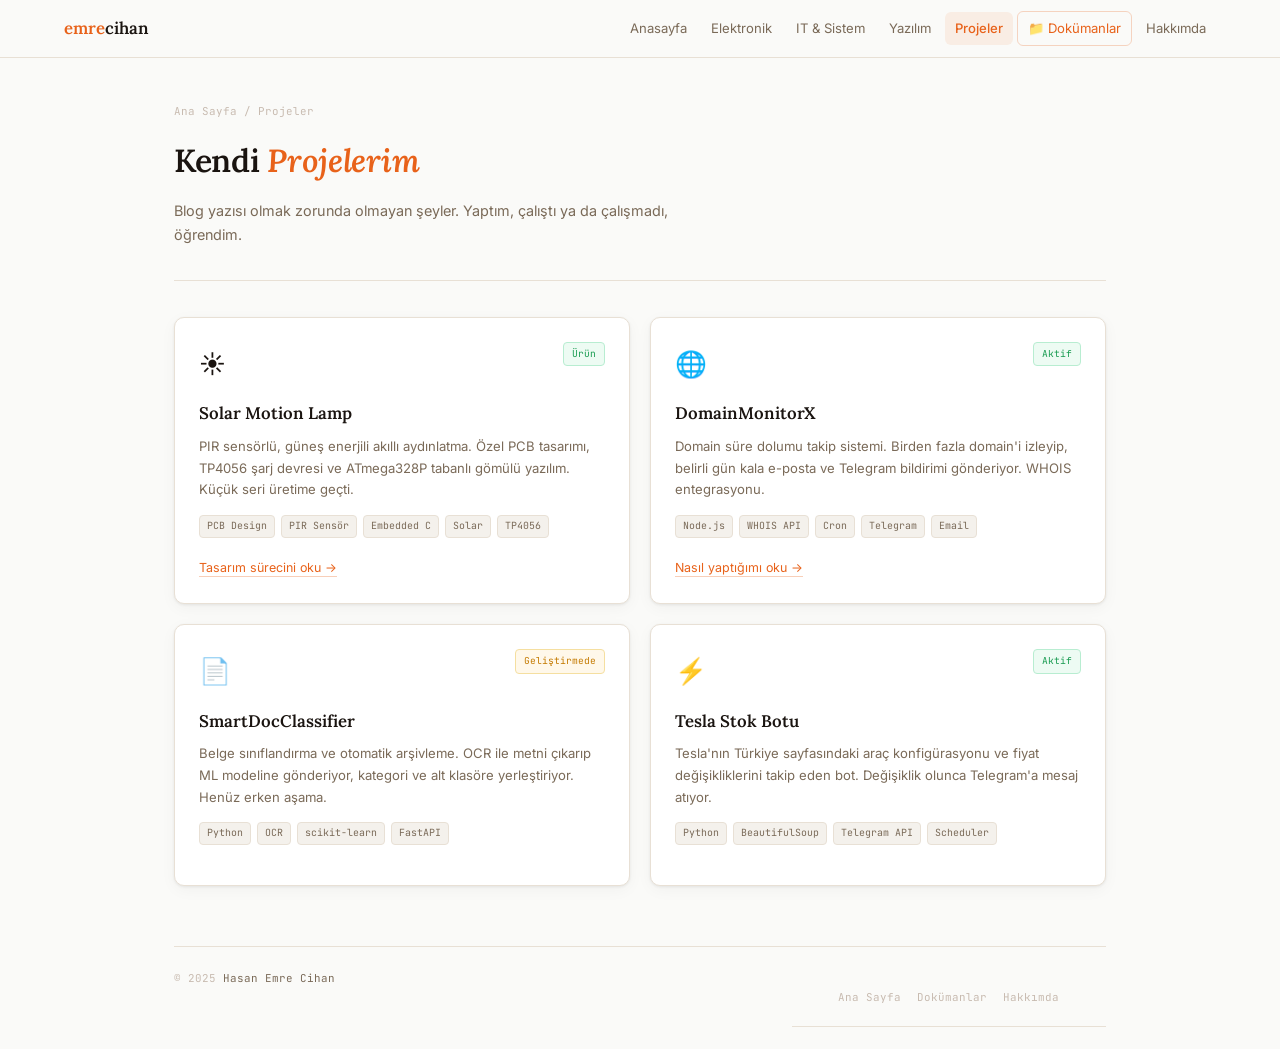
<file: projeler.html>
<!DOCTYPE html>
<html lang="tr">
<head>
  <meta charset="UTF-8"/><meta name="viewport" content="width=device-width, initial-scale=1.0"/>
  <title>Projeler – Hasan Emre Cihan</title>
  <meta name="description" content="Hasan Emre Cihan'ın kişisel projeleri. Solar sensörlü lamba, DomainMonitorX, SmartDocClassifier ve Tesla stok botu."/>
  <meta name="keywords" content="Hasan Emre Cihan projeler, Emre Cihan, DomainMonitorX, solar lamba PCB, SmartDocClassifier"/>
  <link rel="canonical" href="https://emrecihan.com.tr/projeler"/>
  <link rel="preconnect" href="https://fonts.googleapis.com">
  <link href="https://fonts.googleapis.com/css2?family=Lora:ital,wght@0,400;0,500;0,600;1,400&family=JetBrains+Mono:wght@400;500&family=Inter:wght@400;500&display=swap" rel="stylesheet">
  <style>
    :root{--bg:#FAFAF8;--bg2:#F4F1EC;--acc:#E8621A;--acc2:#F5902E;--dim:rgba(232,98,26,.09);--txt:#1A1410;--muted:#7A6A58;--faint:#C8BBB0;--bord:#E8E0D5;--card:#FFF;--sh:0 1px 3px rgba(0,0,0,.07),0 4px 16px rgba(0,0,0,.04)}
    *,*::before,*::after{box-sizing:border-box;margin:0;padding:0}
    body{background:var(--bg);color:var(--txt);font-family:'Inter',sans-serif;font-size:15px;line-height:1.7;overflow-x:hidden}
    nav{position:sticky;top:0;z-index:100;background:rgba(250,250,248,.95);backdrop-filter:blur(12px);border-bottom:1px solid var(--bord);display:flex;align-items:center;justify-content:space-between;padding:0 clamp(16px,5%,72px);height:58px}
    .nav-brand{font-family:'Lora',serif;font-weight:600;font-size:1.05rem;color:var(--txt);text-decoration:none}.nav-brand span{color:var(--acc)}
    .nav-links{display:flex;align-items:center;gap:4px}
    .nav-links a{color:var(--muted);text-decoration:none;font-size:.82rem;padding:5px 10px;border-radius:6px;transition:all .18s}
    .nav-links a:hover{color:var(--txt);background:var(--bg2)}.nav-links a.active{color:var(--acc);background:var(--dim);font-weight:500}
    .nav-links .nav-docs{color:var(--acc);border:1px solid rgba(232,98,26,.25)}.nav-links .nav-docs:hover{background:var(--dim)}
    @media(max-width:640px){.nav-links{display:none}}
    .wrap{max-width:1060px;margin:0 auto;padding:0 clamp(16px,5%,72px)}
    .page-header{padding:44px 0 32px;border-bottom:1px solid var(--bord)}
    .breadcrumb{font-family:'JetBrains Mono',monospace;font-size:.68rem;color:var(--faint);margin-bottom:14px}
    .breadcrumb a{color:var(--faint);text-decoration:none}.breadcrumb a:hover{color:var(--acc)}
    .page-header h1{font-family:'Lora',serif;font-weight:600;font-size:clamp(1.5rem,3vw,2rem);letter-spacing:-.3px;margin-bottom:10px}
    .page-header h1 em{font-style:italic;color:var(--acc)}
    .page-header p{font-size:.9rem;color:var(--muted);max-width:520px;line-height:1.7}
    .proj-grid{display:grid;grid-template-columns:1fr 1fr;gap:20px;padding:36px 0 60px}
    @media(max-width:680px){.proj-grid{grid-template-columns:1fr}}
    .proj-card{background:var(--card);border:1px solid var(--bord);border-radius:10px;padding:24px;box-shadow:var(--sh);transition:all .18s}
    .proj-card:hover{border-color:rgba(232,98,26,.3);box-shadow:0 4px 20px rgba(0,0,0,.09);transform:translateY(-2px)}
    .proj-top{display:flex;align-items:flex-start;justify-content:space-between;margin-bottom:14px}
    .proj-icon{font-size:1.6rem}
    .proj-status{font-family:'JetBrains Mono',monospace;font-size:.6rem;padding:3px 8px;border-radius:4px}
    .s-live{background:#EDFBF3;color:#1A9C52;border:1px solid #B8EDD1}
    .s-wip{background:#FFF8EA;color:#C47A00;border:1px solid #F5DFA0}
    .proj-name{font-family:'Lora',serif;font-weight:600;font-size:1.05rem;margin-bottom:8px}
    .proj-desc{font-size:.82rem;color:var(--muted);line-height:1.65;margin-bottom:14px}
    .proj-tags{display:flex;flex-wrap:wrap;gap:6px;margin-bottom:16px}
    .pt{font-family:'JetBrains Mono',monospace;font-size:.62rem;padding:2px 7px;border-radius:4px;background:var(--bg2);border:1px solid var(--bord);color:var(--muted)}
    .proj-link{font-size:.78rem;color:var(--acc);text-decoration:none;border-bottom:1px solid rgba(232,98,26,.3);padding-bottom:1px;transition:all .15s}
    .proj-link:hover{border-color:var(--acc)}
    footer{border-top:1px solid var(--bord);padding:22px 0;display:flex;justify-content:space-between;flex-wrap:wrap;gap:10px}
    footer p{font-family:'JetBrains Mono',monospace;font-size:.68rem;color:var(--faint)}
    footer p a{color:var(--muted);text-decoration:none}
    .foot-links{display:flex;gap:16px}
    .foot-links a{font-family:'JetBrains Mono',monospace;font-size:.68rem;color:var(--faint);text-decoration:none;transition:color .15s}
    .foot-links a:hover{color:var(--acc)}
  </style>
</head>
<body>
<nav>
  <a href="index.html" class="nav-brand"><span>emre</span>cihan</a>
  <div class="nav-links">
    <a href="index.html">Anasayfa</a><a href="elektronik.html">Elektronik</a>
    <a href="it-sistem.html">IT & Sistem</a><a href="yazilim.html">Yazılım</a>
    <a href="projeler.html" class="active">Projeler</a><a href="dokumanlar.html" class="nav-docs">📁 Dokümanlar</a>
    <a href="hakkimda.html">Hakkımda</a>
  </div>
</nav>
<div class="wrap">
  <header class="page-header">
    <div class="breadcrumb"><a href="index.html">Ana Sayfa</a> / Projeler</div>
    <h1>Kendi <em>Projelerim</em></h1>
    <p>Blog yazısı olmak zorunda olmayan şeyler. Yaptım, çalıştı ya da çalışmadı, öğrendim.</p>
  </header>
  <div class="proj-grid">
    <div class="proj-card">
      <div class="proj-top"><span class="proj-icon">☀️</span><span class="proj-status s-live">Ürün</span></div>
      <div class="proj-name">Solar Motion Lamp</div>
      <div class="proj-desc">PIR sensörlü, güneş enerjili akıllı aydınlatma. Özel PCB tasarımı, TP4056 şarj devresi ve ATmega328P tabanlı gömülü yazılım. Küçük seri üretime geçti.</div>
      <div class="proj-tags"><span class="pt">PCB Design</span><span class="pt">PIR Sensör</span><span class="pt">Embedded C</span><span class="pt">Solar</span><span class="pt">TP4056</span></div>
      <a href="elektronik.html" class="proj-link">Tasarım sürecini oku →</a>
    </div>
    <div class="proj-card">
      <div class="proj-top"><span class="proj-icon">🌐</span><span class="proj-status s-live">Aktif</span></div>
      <div class="proj-name">DomainMonitorX</div>
      <div class="proj-desc">Domain süre dolumu takip sistemi. Birden fazla domain'i izleyip, belirli gün kala e-posta ve Telegram bildirimi gönderiyor. WHOIS entegrasyonu.</div>
      <div class="proj-tags"><span class="pt">Node.js</span><span class="pt">WHOIS API</span><span class="pt">Cron</span><span class="pt">Telegram</span><span class="pt">Email</span></div>
      <a href="yazilim.html" class="proj-link">Nasıl yaptığımı oku →</a>
    </div>
    <div class="proj-card">
      <div class="proj-top"><span class="proj-icon">📄</span><span class="proj-status s-wip">Geliştirmede</span></div>
      <div class="proj-name">SmartDocClassifier</div>
      <div class="proj-desc">Belge sınıflandırma ve otomatik arşivleme. OCR ile metni çıkarıp ML modeline gönderiyor, kategori ve alt klasöre yerleştiriyor. Henüz erken aşama.</div>
      <div class="proj-tags"><span class="pt">Python</span><span class="pt">OCR</span><span class="pt">scikit-learn</span><span class="pt">FastAPI</span></div>
    </div>
    <div class="proj-card">
      <div class="proj-top"><span class="proj-icon">⚡</span><span class="proj-status s-live">Aktif</span></div>
      <div class="proj-name">Tesla Stok Botu</div>
      <div class="proj-desc">Tesla'nın Türkiye sayfasındaki araç konfigürasyonu ve fiyat değişikliklerini takip eden bot. Değişiklik olunca Telegram'a mesaj atıyor.</div>
      <div class="proj-tags"><span class="pt">Python</span><span class="pt">BeautifulSoup</span><span class="pt">Telegram API</span><span class="pt">Scheduler</span></div>
    </div>
  </div>
  <footer><p>© 2025 <a href="index.html">Hasan Emre Cihan</a></p><nav class="foot-links"><a href="index.html">Ana Sayfa</a><a href="dokumanlar.html">Dokümanlar</a><a href="hakkimda.html">Hakkımda</a></nav></footer>
</div>
</body>
</html>
</file>
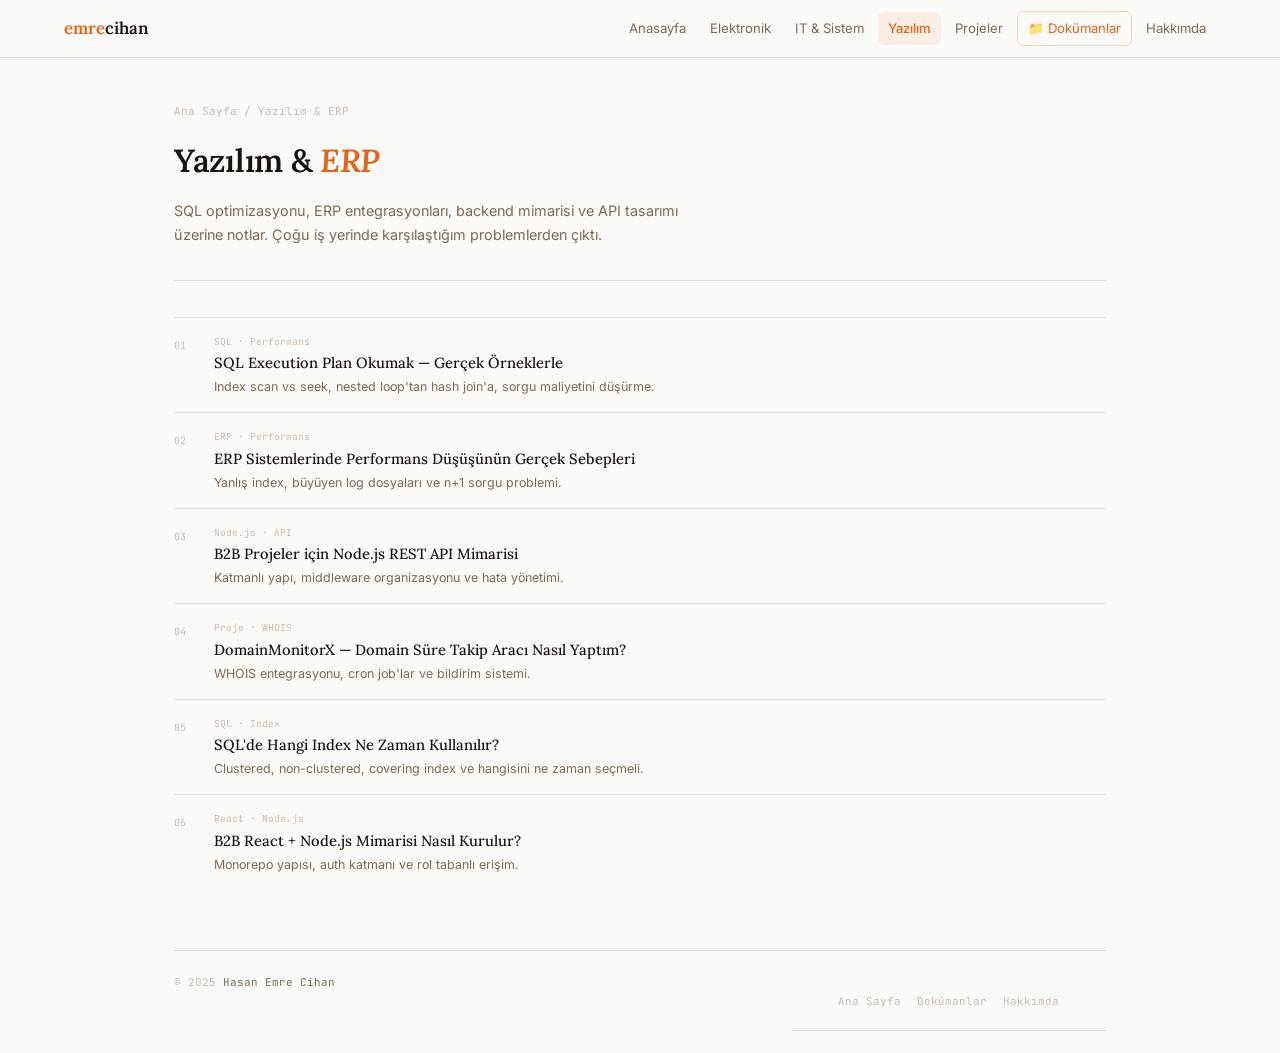
<file: yazilim.html>
<!DOCTYPE html>
<html lang="tr">
<head>
  <meta charset="UTF-8"/><meta name="viewport" content="width=device-width, initial-scale=1.0"/>
  <title>Yazılım & ERP – Hasan Emre Cihan</title>
  <meta name="description" content="SQL optimizasyonu, ERP entegrasyonları, Node.js API mimarisi ve backend geliştirme üzerine teknik yazılar. Hasan Emre Cihan."/>
  <meta name="keywords" content="SQL optimizasyonu, ERP entegrasyonu, Node.js, backend, API tasarımı, Hasan Emre Cihan, Emre Cihan"/>
  <link rel="canonical" href="https://emrecihan.com.tr/yazilim"/>
  <link rel="preconnect" href="https://fonts.googleapis.com">
  <link href="https://fonts.googleapis.com/css2?family=Lora:ital,wght@0,400;0,500;0,600;1,400&family=JetBrains+Mono:wght@400;500&family=Inter:wght@400;500&display=swap" rel="stylesheet">
  <style>
    :root{--bg:#FAFAF8;--bg2:#F4F1EC;--acc:#E8621A;--dim:rgba(232,98,26,.09);--txt:#1A1410;--muted:#7A6A58;--faint:#C8BBB0;--bord:#E8E0D5;--sh:0 1px 3px rgba(0,0,0,.07),0 4px 16px rgba(0,0,0,.04)}
    *,*::before,*::after{box-sizing:border-box;margin:0;padding:0}
    body{background:var(--bg);color:var(--txt);font-family:'Inter',sans-serif;font-size:15px;line-height:1.7;overflow-x:hidden}
    nav{position:sticky;top:0;z-index:100;background:rgba(250,250,248,.95);backdrop-filter:blur(12px);border-bottom:1px solid var(--bord);display:flex;align-items:center;justify-content:space-between;padding:0 clamp(16px,5%,72px);height:58px}
    .nav-brand{font-family:'Lora',serif;font-weight:600;font-size:1.05rem;color:var(--txt);text-decoration:none}.nav-brand span{color:var(--acc)}
    .nav-links{display:flex;align-items:center;gap:4px}
    .nav-links a{color:var(--muted);text-decoration:none;font-size:.82rem;padding:5px 10px;border-radius:6px;transition:all .18s}
    .nav-links a:hover{color:var(--txt);background:var(--bg2)}.nav-links a.active{color:var(--acc);background:var(--dim);font-weight:500}
    .nav-links .nav-docs{color:var(--acc);border:1px solid rgba(232,98,26,.25)}.nav-links .nav-docs:hover{background:var(--dim)}
    @media(max-width:640px){.nav-links{display:none}}
    .wrap{max-width:1060px;margin:0 auto;padding:0 clamp(16px,5%,72px)}
    .page-header{padding:44px 0 32px;border-bottom:1px solid var(--bord)}
    .breadcrumb{font-family:'JetBrains Mono',monospace;font-size:.68rem;color:var(--faint);margin-bottom:14px}
    .breadcrumb a{color:var(--faint);text-decoration:none}.breadcrumb a:hover{color:var(--acc)}
    .page-header h1{font-family:'Lora',serif;font-weight:600;font-size:clamp(1.5rem,3vw,2rem);letter-spacing:-.3px;margin-bottom:10px}
    .page-header h1 em{font-style:italic;color:var(--acc)}
    .page-header p{font-size:.9rem;color:var(--muted);max-width:520px;line-height:1.7}
    .posts-wrap{padding:36px 0 60px}
    .post-list{border-top:1px solid var(--bord)}
    .post-row{display:grid;grid-template-columns:28px 1fr 16px;gap:12px;align-items:start;padding:16px 0;border-bottom:1px solid var(--bord);text-decoration:none;color:var(--txt);transition:all .15s}
    .post-row:last-child{border-bottom:none}
    .post-row:hover .pr-title{color:var(--acc)}.post-row:hover .pr-arr{opacity:1;transform:translateX(0)}
    .pr-n{font-family:'JetBrains Mono',monospace;font-size:.62rem;color:var(--faint);padding-top:4px}
    .pr-cat{font-family:'JetBrains Mono',monospace;font-size:.6rem;color:var(--faint);margin-bottom:3px}
    .pr-title{font-family:'Lora',serif;font-weight:500;font-size:.92rem;line-height:1.35;margin-bottom:4px;transition:color .15s}
    .pr-excerpt{font-size:.78rem;color:var(--muted);line-height:1.55}
    .pr-arr{font-size:.75rem;color:var(--acc);opacity:0;transform:translateX(-4px);transition:all .15s;padding-top:4px}
    footer{border-top:1px solid var(--bord);padding:22px 0;display:flex;justify-content:space-between;flex-wrap:wrap;gap:10px}
    footer p{font-family:'JetBrains Mono',monospace;font-size:.68rem;color:var(--faint)}
    footer p a{color:var(--muted);text-decoration:none}
    .foot-links{display:flex;gap:16px}
    .foot-links a{font-family:'JetBrains Mono',monospace;font-size:.68rem;color:var(--faint);text-decoration:none;transition:color .15s}
    .foot-links a:hover{color:var(--acc)}
  </style>
</head>
<body>
<nav>
  <a href="index.html" class="nav-brand"><span>emre</span>cihan</a>
  <div class="nav-links">
    <a href="index.html">Anasayfa</a><a href="elektronik.html">Elektronik</a>
    <a href="it-sistem.html">IT & Sistem</a><a href="yazilim.html" class="active">Yazılım</a>
    <a href="projeler.html">Projeler</a><a href="dokumanlar.html" class="nav-docs">📁 Dokümanlar</a>
    <a href="hakkimda.html">Hakkımda</a>
  </div>
</nav>
<div class="wrap">
  <header class="page-header">
    <div class="breadcrumb"><a href="index.html">Ana Sayfa</a> / Yazılım & ERP</div>
    <h1>Yazılım & <em>ERP</em></h1>
    <p>SQL optimizasyonu, ERP entegrasyonları, backend mimarisi ve API tasarımı üzerine notlar. Çoğu iş yerinde karşılaştığım problemlerden çıktı.</p>
  </header>
  <div class="posts-wrap">
    <div class="post-list">
      <a href="#" class="post-row"><span class="pr-n">01</span><div><div class="pr-cat">SQL · Performans</div><div class="pr-title">SQL Execution Plan Okumak — Gerçek Örneklerle</div><div class="pr-excerpt">Index scan vs seek, nested loop'tan hash join'a, sorgu maliyetini düşürme.</div></div><span class="pr-arr">→</span></a>
      <a href="#" class="post-row"><span class="pr-n">02</span><div><div class="pr-cat">ERP · Performans</div><div class="pr-title">ERP Sistemlerinde Performans Düşüşünün Gerçek Sebepleri</div><div class="pr-excerpt">Yanlış index, büyüyen log dosyaları ve n+1 sorgu problemi.</div></div><span class="pr-arr">→</span></a>
      <a href="#" class="post-row"><span class="pr-n">03</span><div><div class="pr-cat">Node.js · API</div><div class="pr-title">B2B Projeler için Node.js REST API Mimarisi</div><div class="pr-excerpt">Katmanlı yapı, middleware organizasyonu ve hata yönetimi.</div></div><span class="pr-arr">→</span></a>
      <a href="#" class="post-row"><span class="pr-n">04</span><div><div class="pr-cat">Proje · WHOIS</div><div class="pr-title">DomainMonitorX — Domain Süre Takip Aracı Nasıl Yaptım?</div><div class="pr-excerpt">WHOIS entegrasyonu, cron job'lar ve bildirim sistemi.</div></div><span class="pr-arr">→</span></a>
      <a href="#" class="post-row"><span class="pr-n">05</span><div><div class="pr-cat">SQL · Index</div><div class="pr-title">SQL'de Hangi Index Ne Zaman Kullanılır?</div><div class="pr-excerpt">Clustered, non-clustered, covering index ve hangisini ne zaman seçmeli.</div></div><span class="pr-arr">→</span></a>
      <a href="#" class="post-row"><span class="pr-n">06</span><div><div class="pr-cat">React · Node.js</div><div class="pr-title">B2B React + Node.js Mimarisi Nasıl Kurulur?</div><div class="pr-excerpt">Monorepo yapısı, auth katmanı ve rol tabanlı erişim.</div></div><span class="pr-arr">→</span></a>
    </div>
  </div>
  <footer><p>© 2025 <a href="index.html">Hasan Emre Cihan</a></p><nav class="foot-links"><a href="index.html">Ana Sayfa</a><a href="dokumanlar.html">Dokümanlar</a><a href="hakkimda.html">Hakkımda</a></nav></footer>
</div>
</body>
</html>
</file>
<file: css/style.css>
body {
  margin: 0;
  font-family: 'Inter', sans-serif;
  background: #0f1115;
  color: #e6e6e6;
  line-height: 1.8;
}

.container {
  max-width: 820px;
  margin: auto;
  padding: 0 20px;
}

header {
  padding: 60px 0;
  border-bottom: 1px solid #222;
  text-align: center;
}

header h1 {
  font-size: 2rem;
  margin: 0;
}

header p {
  color: #aaa;
}

.post-preview {
  margin: 50px 0;
}

.post-preview h2 {
  margin-bottom: 10px;
}

.post-preview a {
  color: #00b3ff;
  text-decoration: none;
}

.post-preview a:hover {
  text-decoration: underline;
}

.article-content h1 {
  font-size: 2rem;
  margin-top: 60px;
}

.article-content h2 {
  margin-top: 40px;
}

.article-content p {
  font-size: 1.1rem;
  margin: 15px 0;
}

pre {
  background: #161a22;
  padding: 20px;
  border-radius: 8px;
  overflow-x: auto;
}

code {
  color: #00b3ff;
}

footer {
  margin-top: 80px;
  padding: 40px 0;
  text-align: center;
  border-top: 1px solid #222;
  color: #777;
}
</file>
